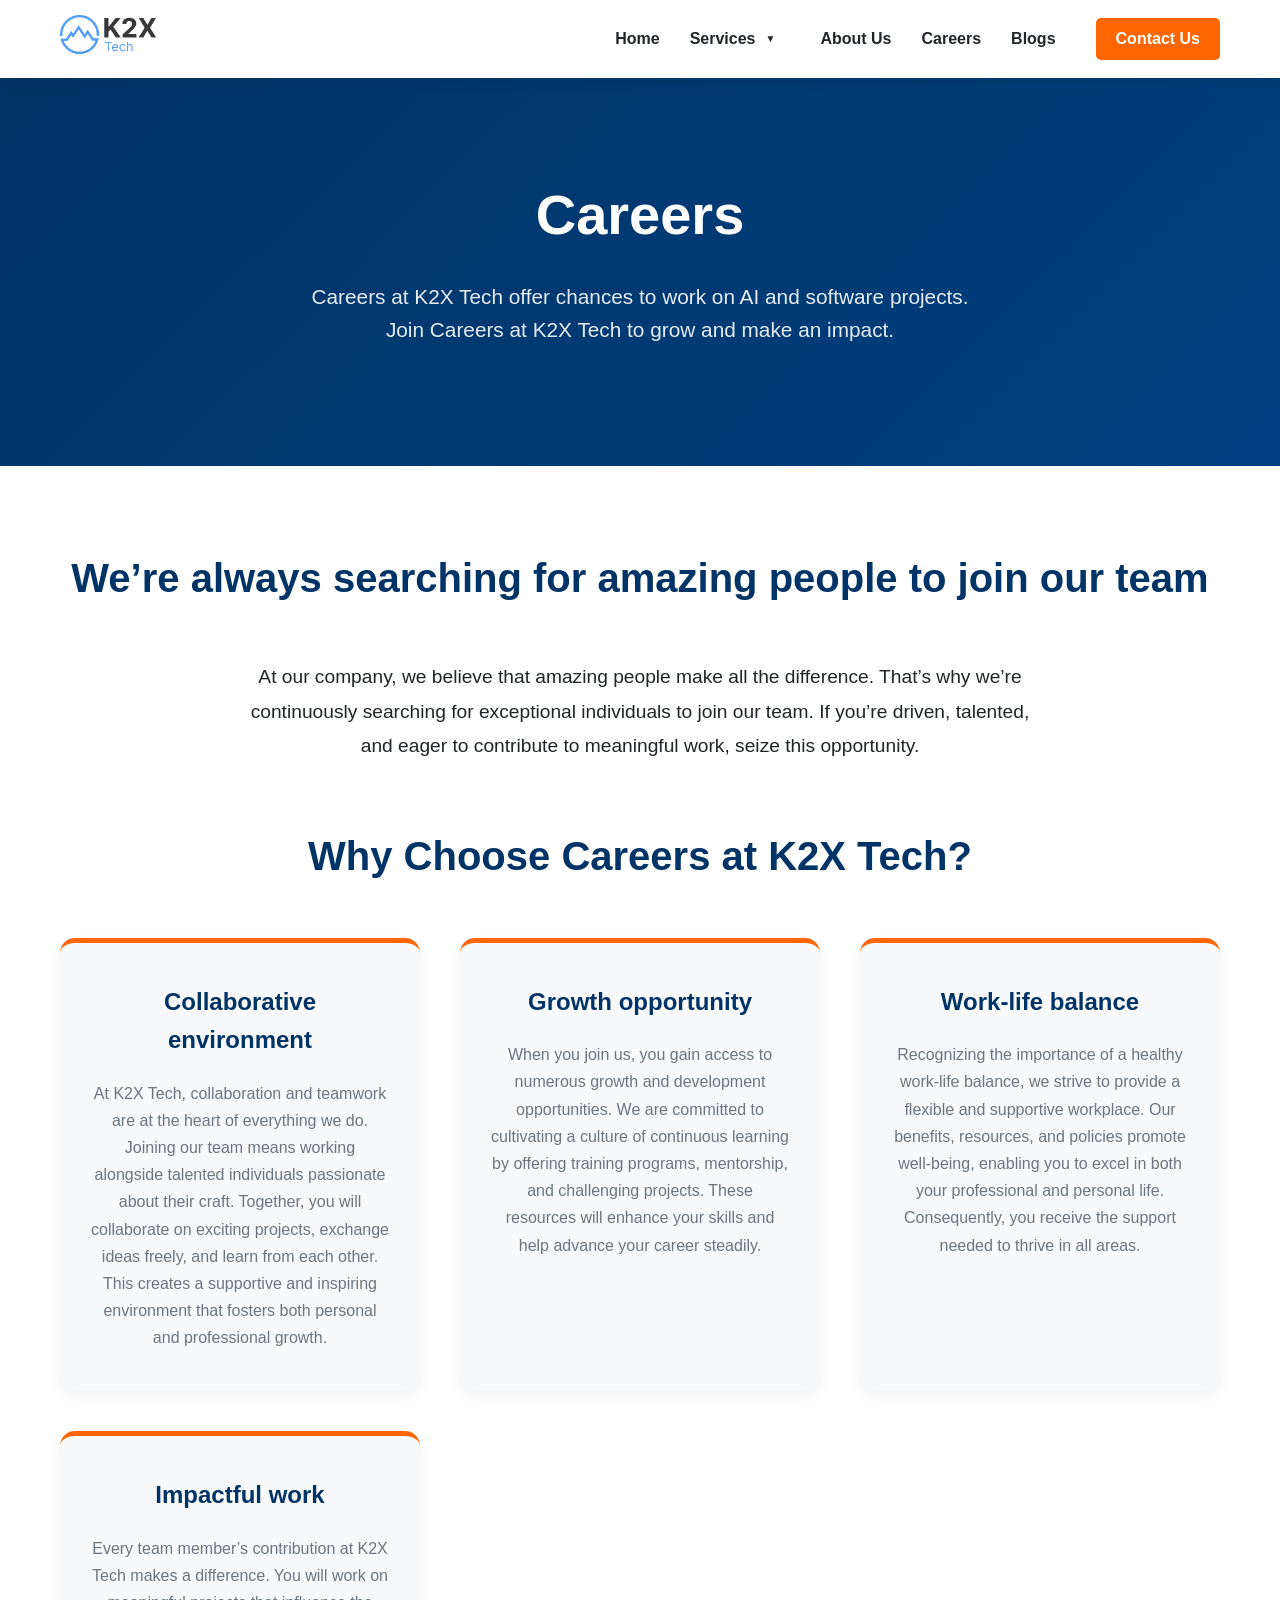
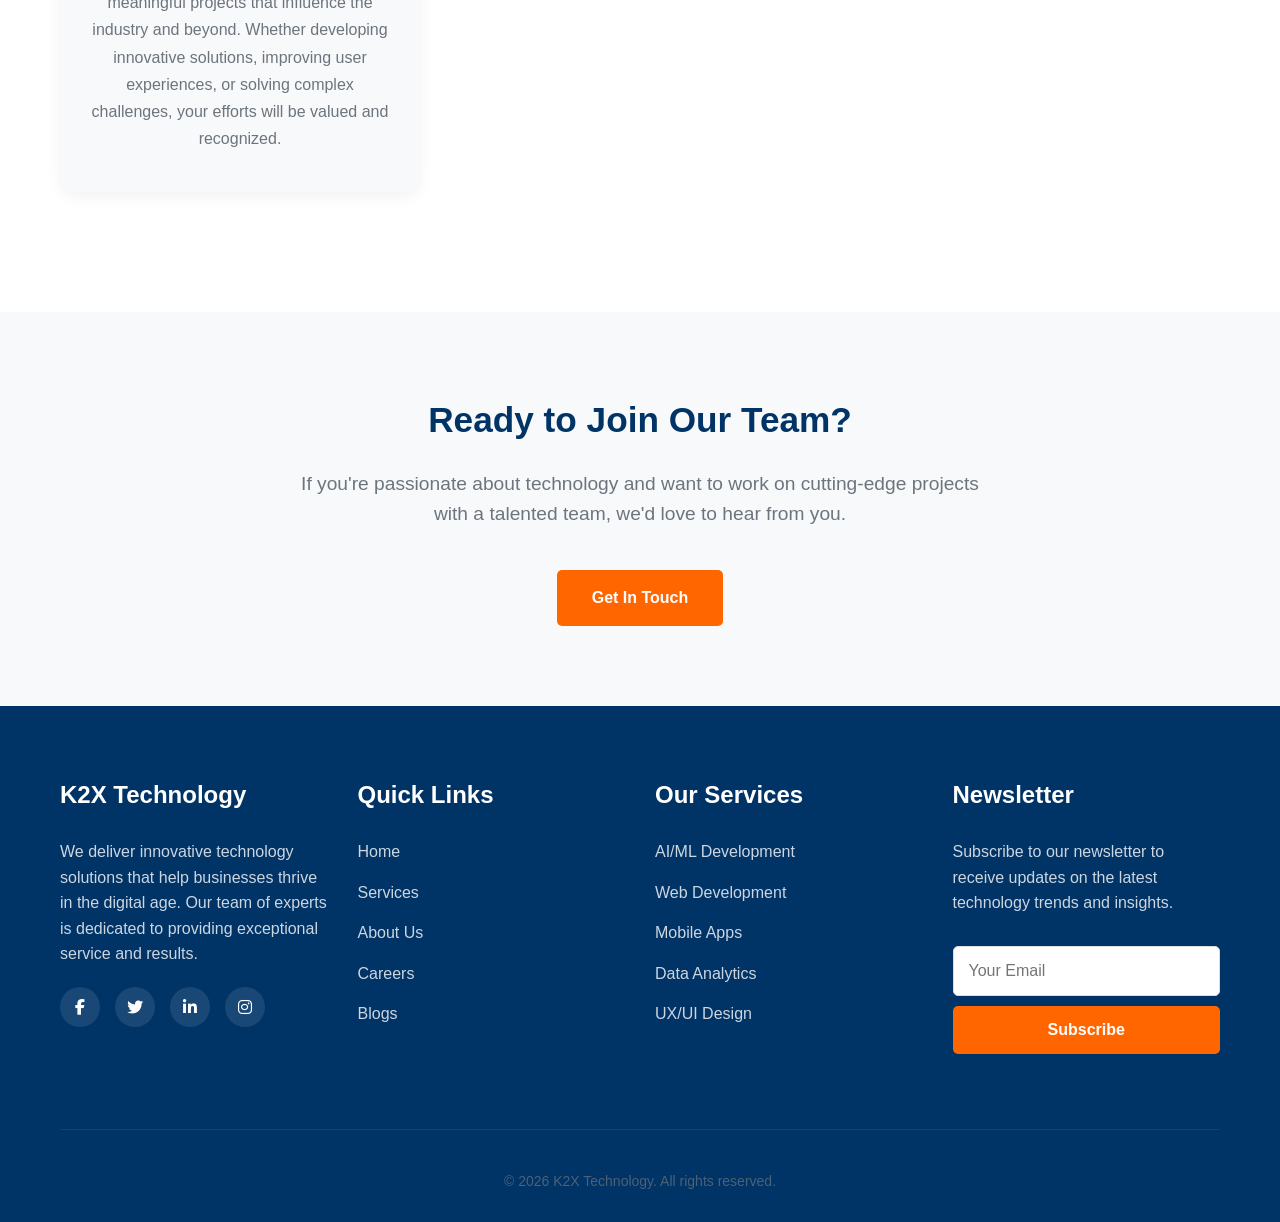
<file: careers.html>
<!DOCTYPE html>
<html lang="en">
<head>
    <meta charset="UTF-8">
    <meta name="viewport" content="width=device-width, initial-scale=1.0">
    <title>Careers at K2X Tech | Join Our Innovative Team</title>
    <link rel="stylesheet" href="https://cdnjs.cloudflare.com/ajax/libs/font-awesome/6.4.0/css/all.min.css">
    <link rel="stylesheet" href="style.css">
    <style>
        /* Careers Page Specific Styles */
        .careers-hero {
            background: linear-gradient(135deg, var(--primary) 0%, #004080 100%);
            color: white;
            padding: 100px 0 80px;
            margin-top: 70px; /* Offset for fixed header */
            text-align: center;
        }
        
        .careers-hero h1 {
            font-size: 3.5rem;
            margin-bottom: 20px;
            font-weight: 800;
        }
        
        .careers-hero p {
            font-size: 1.3rem;
            max-width: 700px;
            margin: 0 auto 40px;
            opacity: 0.9;
        }
        
        .careers-content {
            padding: 80px 0;
            background-color: white;
        }
        
        .section-title {
            text-align: center;
            margin-bottom: 50px;
        }
        
        .section-title h2 {
            font-size: 2.5rem;
            color: var(--primary);
            margin-bottom: 15px;
        }
        
        .intro-text {
            font-size: 1.2rem;
            line-height: 1.8;
            color: var(--dark);
            max-width: 800px;
            margin: 0 auto 60px;
            text-align: center;
        }
        
        .benefits-grid {
            display: grid;
            grid-template-columns: repeat(auto-fit, minmax(300px, 1fr));
            gap: 40px;
            margin-top: 50px;
        }
        
        .benefit-card {
            background: var(--light);
            border-radius: 15px;
            padding: 40px 30px;
            box-shadow: 0 5px 15px rgba(0, 0, 0, 0.05);
            transition: all 0.3s ease;
            text-align: center;
            border-top: 5px solid var(--accent);
        }
        
        .benefit-card:hover {
            transform: translateY(-10px);
            box-shadow: 0 15px 30px rgba(0, 0, 0, 0.1);
        }
        
        .benefit-card h4 {
            font-size: 1.5rem;
            color: var(--primary);
            margin-bottom: 20px;
            font-weight: 600;
        }
        
        .benefit-card p {
            color: var(--gray);
            line-height: 1.7;
        }
        
        .cta-section {
            background-color: var(--light);
            padding: 80px 0;
            text-align: center;
            margin-top: 40px;
        }
        
        .cta-section h3 {
            font-size: 2.2rem;
            color: var(--primary);
            margin-bottom: 20px;
        }
        
        .cta-section p {
            font-size: 1.2rem;
            color: var(--gray);
            max-width: 700px;
            margin: 0 auto 40px;
        }
        
        /* Responsive Design */
        @media (max-width: 992px) {
            .careers-hero h1 {
                font-size: 2.8rem;
            }
            
            .benefits-grid {
                grid-template-columns: repeat(auto-fit, minmax(280px, 1fr));
                gap: 30px;
            }
        }
        
        @media (max-width: 768px) {
            .careers-hero {
                padding: 80px 0 60px;
            }
            
            .careers-hero h1 {
                font-size: 2.3rem;
            }
            
            .section-title h2 {
                font-size: 2rem;
            }
            
            .benefit-card {
                padding: 30px 25px;
            }
        }
        
        @media (max-width: 576px) {
            .careers-hero h1 {
                font-size: 2rem;
            }
            
            .benefits-grid {
                grid-template-columns: 1fr;
            }
        }
    </style>
</head>
<body>
    <!-- Header & Navigation (Same as your main site) -->
    <header>
        <div class="container header-container">
            <!-- Logo -->
            <a href="index.html" class="logo">
                <img src="images/K2X-logo.png" alt="K2X Tech" class="logo-img">
            </a>
            
            <!-- Desktop Navigation -->
            <nav class="desktop-nav">
                <ul>
                    <li><a href="index.html">Home</a></li>
                    <li class="has-dropdown">
                        <a href="index.html#services">Services <span class="dropdown-arrow">▼</span></a>
                        <ul class="dropdown-menu">
                            <li><a href="index.html#ai-ml">AI/ML</a></li>
                            <li><a href="index.html#web-development">Web Development</a></li>
                            <li><a href="index.html#mobile-app">Mobile App Development</a></li>
                            <li><a href="index.html#ux-ui">UX/UI Design</a></li>
                            <li><a href="index.html#data-engineering">Data Engineering</a></li>
                            <li><a href="index.html#data-analytics">Data Analytics</a></li>
                        </ul>
                    </li>
                    <li><a href="index.html#about">About Us</a></li>
                    <li><a href="careers.html" class="active">Careers</a></li>
                    <li><a href="blog.html">Blogs</a></li>
                    <li><a href="index.html#contact" class="contact-btn">Contact Us</a></li>
                </ul>
            </nav>
            
            <!-- Mobile Menu Toggle -->
            <button class="mobile-menu-toggle" id="mobileMenuToggle" aria-label="Toggle menu">
                <div class="hamburger" id="hamburger">
                    <span class="hamburger-line"></span>
                    <span class="hamburger-line"></span>
                    <span class="hamburger-line"></span>
                </div>
            </button>
        </div>
        
        <!-- Mobile Menu Overlay -->
        <div class="mobile-menu-overlay" id="mobileMenuOverlay">
            <div class="mobile-menu-container">
                <div class="mobile-menu-header">
                    <div class="mobile-logo">
                        <img src="images/K2X-logo.png" alt="K2X Tech">
                    </div>
                </div>
                <nav class="mobile-nav">
                    <ul>
                        <li><a href="index.html">Home</a></li>
                        <li class="mobile-menu-item has-submenu">
                            <a href="index.html#services" class="submenu-toggle">
                                Services <span class="submenu-arrow">+</span>
                            </a>
                            <ul class="submenu">
                                <li><a href="index.html#ai-ml">AI/ML</a></li>
                                <li><a href="index.html#web-development">Web Development</a></li>
                                <li><a href="index.html#mobile-app">Mobile App Development</a></li>
                                <li><a href="index.html#ux-ui">UX/UI Design</a></li>
                                <li><a href="index.html#data-engineering">Data Engineering</a></li>
                                <li><a href="index.html#data-analytics">Data Analytics</a></li>
                            </ul>
                        </li>
                        <li><a href="index.html#about">About Us</a></li>
                        <li><a href="careers.html" class="active">Careers</a></li>
                        <li><a href="blog.html">Blogs</a></li>
                        <li><a href="index.html#contact" class="mobile-contact-btn">Contact Us</a></li>
                    </ul>
                </nav>
            </div>
        </div>
    </header>

    <!-- Careers Hero Section -->
    <section class="careers-hero">
        <div class="container">
            <h1>Careers</h1>
            <p>Careers at K2X Tech offer chances to work on AI and software projects. Join Careers at K2X Tech to grow and make an impact.</p>
        </div>
    </section>

    <!-- Main Careers Content -->
    <section class="careers-content">
        <div class="container">
            <!-- Intro Section -->
            <div class="section-title">
                <h2>We’re always searching for amazing people to join our team</h2>
            </div>
            <p class="intro-text">
                At our company, we believe that amazing people make all the difference. That’s why we’re continuously searching for exceptional individuals to join our team. If you’re driven, talented, and eager to contribute to meaningful work, seize this opportunity.
            </p>
            
            <!-- Why Choose K2X Tech -->
            <div class="section-title">
                <h2>Why Choose Careers at K2X Tech?</h2>
            </div>
            
            <div class="benefits-grid">
                <!-- Benefit 1 -->
                <div class="benefit-card">
                    <h4>Collaborative environment</h4>
                    <p>At K2X Tech, collaboration and teamwork are at the heart of everything we do. Joining our team means working alongside talented individuals passionate about their craft. Together, you will collaborate on exciting projects, exchange ideas freely, and learn from each other. This creates a supportive and inspiring environment that fosters both personal and professional growth.</p>
                </div>
                
                <!-- Benefit 2 -->
                <div class="benefit-card">
                    <h4>Growth opportunity</h4>
                    <p>When you join us, you gain access to numerous growth and development opportunities. We are committed to cultivating a culture of continuous learning by offering training programs, mentorship, and challenging projects. These resources will enhance your skills and help advance your career steadily.</p>
                </div>
                
                <!-- Benefit 3 -->
                <div class="benefit-card">
                    <h4>Work-life balance</h4>
                    <p>Recognizing the importance of a healthy work-life balance, we strive to provide a flexible and supportive workplace. Our benefits, resources, and policies promote well-being, enabling you to excel in both your professional and personal life. Consequently, you receive the support needed to thrive in all areas.</p>
                </div>
                
                <!-- Benefit 4 -->
                <div class="benefit-card">
                    <h4>Impactful work</h4>
                    <p>Every team member’s contribution at K2X Tech makes a difference. You will work on meaningful projects that influence the industry and beyond. Whether developing innovative solutions, improving user experiences, or solving complex challenges, your efforts will be valued and recognized.</p>
                </div>
            </div>
        </div>
    </section>

    <!-- Call to Action Section -->
    <section class="cta-section">
        <div class="container">
            <h3>Ready to Join Our Team?</h3>
            <p>If you're passionate about technology and want to work on cutting-edge projects with a talented team, we'd love to hear from you.</p>
            <a href="index.html#contact" class="btn">Get In Touch</a>
        </div>
    </section>

    <!-- Footer -->
    <footer>
        <div class="container">
            <div class="footer-content">
                <div class="footer-col">
                    <h3>K2X Technology</h3>
                    <p>We deliver innovative technology solutions that help businesses thrive in the digital age. Our team of experts is dedicated to providing exceptional service and results.</p>
                    <div class="social-links">
                        <a href="#"><i class="fab fa-facebook-f"></i></a>
                        <a href="#"><i class="fab fa-twitter"></i></a>
                        <a href="#"><i class="fab fa-linkedin-in"></i></a>
                        <a href="#"><i class="fab fa-instagram"></i></a>
                    </div>
                </div>
                <div class="footer-col">
                    <h3>Quick Links</h3>
                    <ul class="footer-links">
                        <li><a href="index.html">Home</a></li>
                        <li><a href="index.html#services">Services</a></li>
                        <li><a href="index.html#about">About Us</a></li>
                        <li><a href="careers.html">Careers</a></li>
                        <li><a href="blog.html">Blogs</a></li>
                    </ul>
                </div>
                <div class="footer-col">
                    <h3>Our Services</h3>
                    <ul class="footer-links">
                        <li><a href="index.html#services">AI/ML Development</a></li>
                        <li><a href="index.html#services">Web Development</a></li>
                        <li><a href="index.html#services">Mobile Apps</a></li>
                        <li><a href="index.html#services">Data Analytics</a></li>
                        <li><a href="index.html#services">UX/UI Design</a></li>
                    </ul>
                </div>
                <div class="footer-col">
                    <h3>Newsletter</h3>
                    <p>Subscribe to our newsletter to receive updates on the latest technology trends and insights.</p>
                    <div class="form-group">
                        <input type="email" placeholder="Your Email" class="newsletter-input">
                        <button class="btn newsletter-btn">Subscribe</button>
                    </div>
                </div>
            </div>
            <div class="copyright">
                <p class="mobile-copyright">© 2026 K2X Technology. All rights reserved.</p>
            </div>
        </div>
    </footer>

    <script src="script.js"></script>
</body>
</html>
</file>
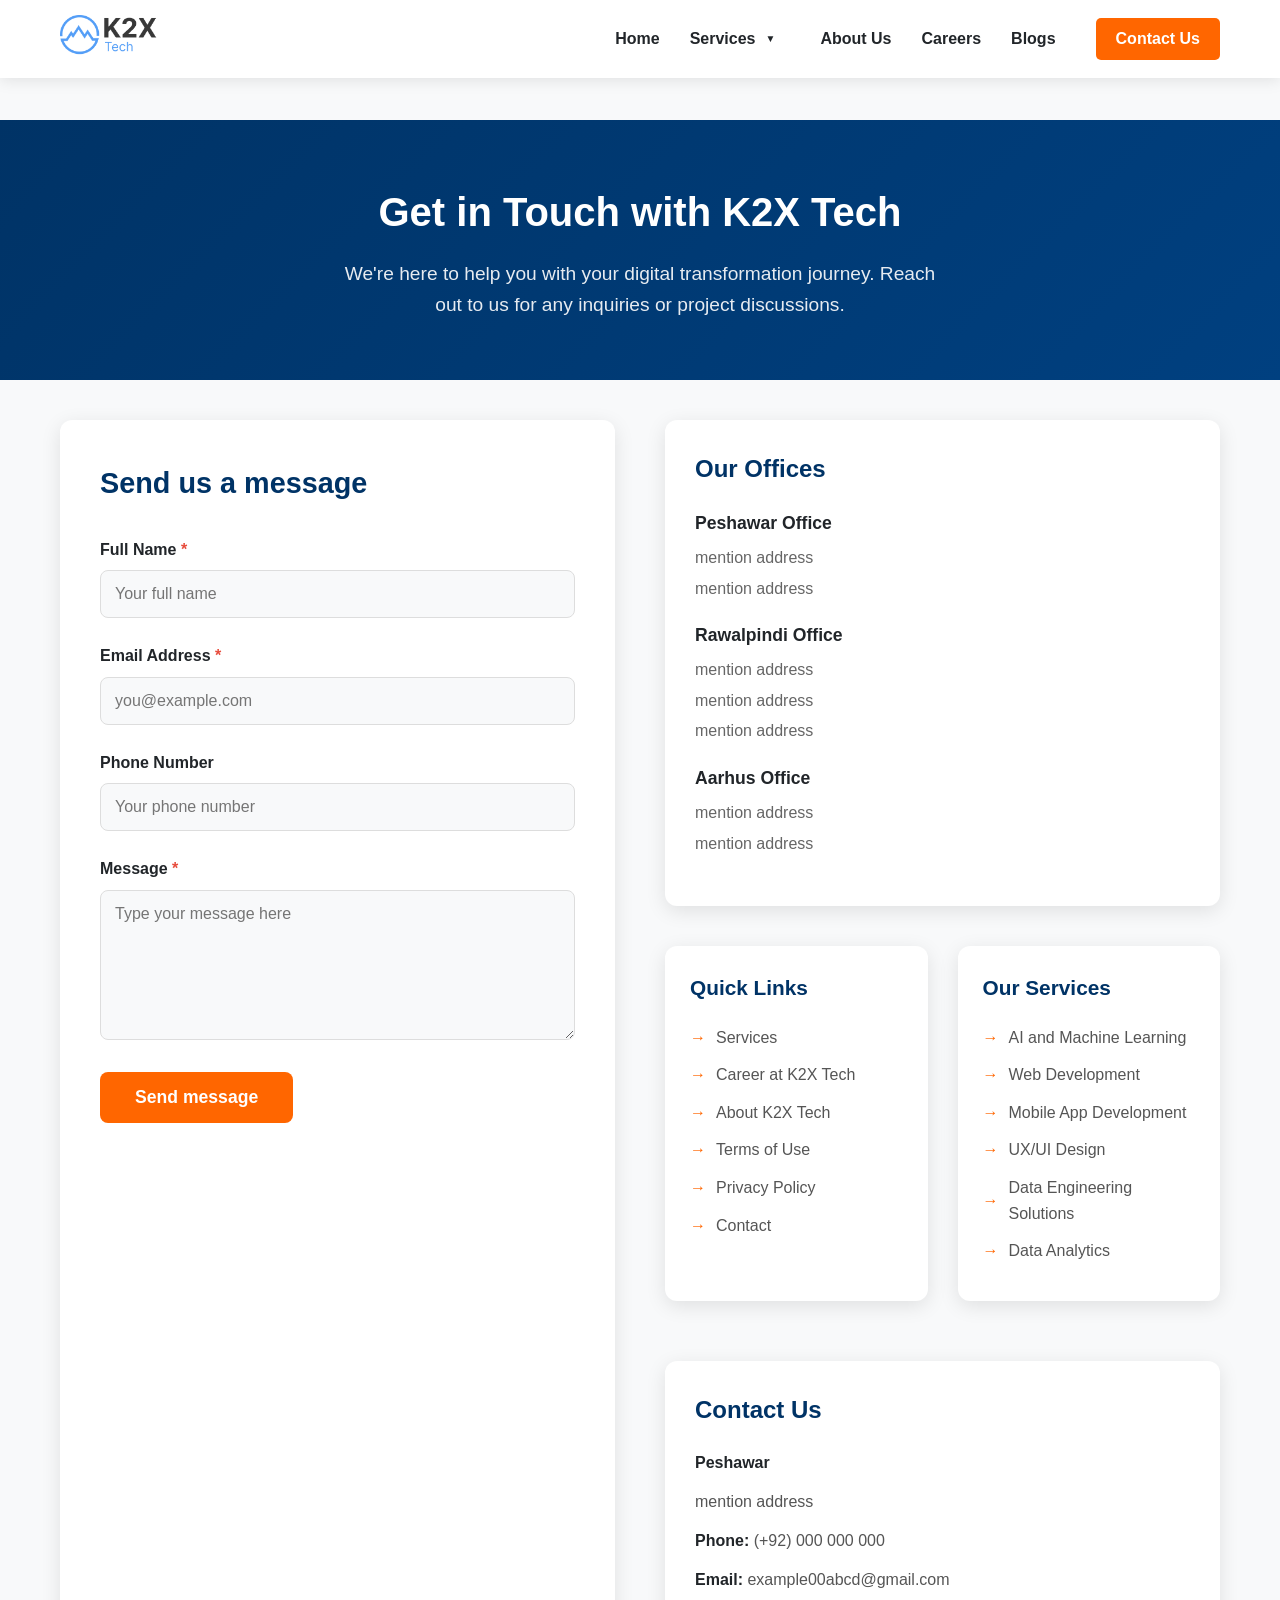
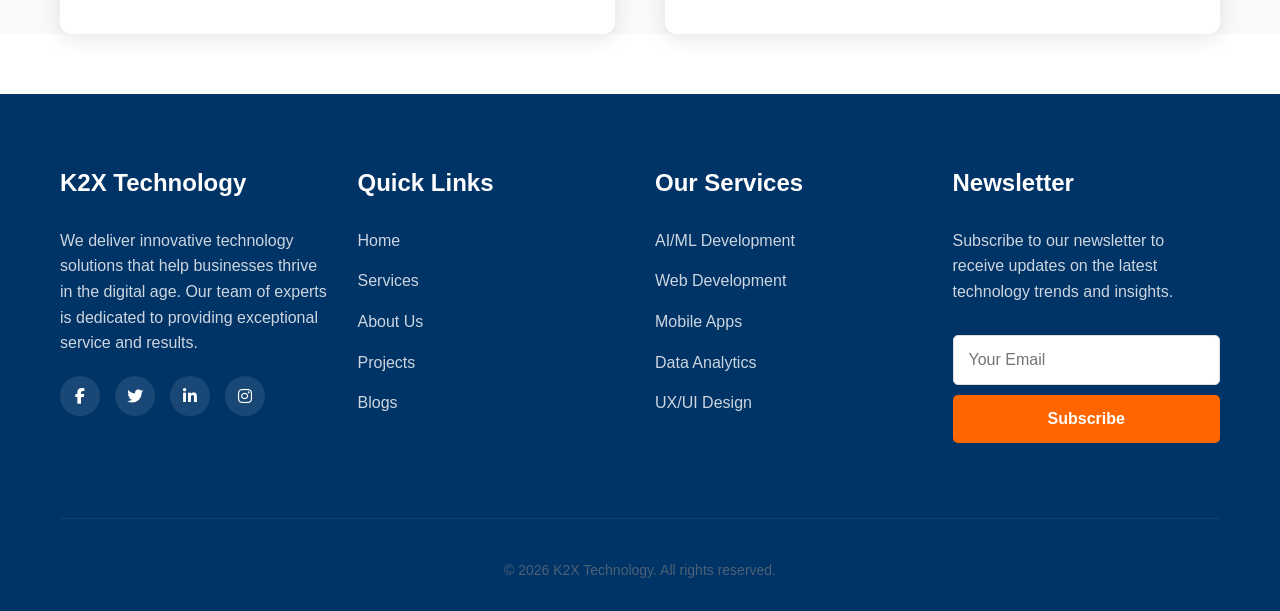
<file: contact.html>
<!DOCTYPE html>
<html lang="en">

<head>
    <meta charset="UTF-8">
    <meta name="viewport" content="width=device-width, initial-scale=1.0">
    <title>Contact Us - K2X TECH</title>
    <link rel="stylesheet" href="https://cdnjs.cloudflare.com/ajax/libs/font-awesome/6.4.0/css/all.min.css">
    <link rel="stylesheet" href="style.css">
    <style>
        /* Contact Page Specific Styles */
        .contact-page {
            padding-top: 120px;
            min-height: 100vh;
            background-color: #f8f9fa;
        }

        .contact-header {
            background: linear-gradient(135deg, var(--primary) 0%, #004080 100%);
            color: white;
            padding: 60px 0;
            text-align: center;
            margin-bottom: 40px;
        }

        .contact-title {
            font-size: 2.5rem;
            margin-bottom: 15px;
            font-weight: 700;
        }

        .contact-description {
            font-size: 1.2rem;
            opacity: 0.9;
            max-width: 600px;
            margin: 0 auto;
        }

        /* Contact Content Layout */
        .contact-content-wrapper {
            display: grid;
            grid-template-columns: 1fr 1fr;
            gap: 50px;
            margin-bottom: 60px;
        }

        /* Left Side - Contact Form */
        .contact-form-section {
            background: white;
            padding: 40px;
            border-radius: 12px;
            box-shadow: 0 5px 20px rgba(0, 0, 0, 0.1);
        }

        .form-title {
            font-size: 1.8rem;
            color: var(--primary);
            margin-bottom: 30px;
            font-weight: 600;
        }

        .contact-form .form-group {
            margin-bottom: 25px;
        }

        .contact-form label {
            display: block;
            margin-bottom: 8px;
            font-weight: 600;
            color: var(--dark);
        }

        .contact-form .required {
            color: #e74c3c;
        }

        .contact-form input,
        .contact-form textarea {
            width: 100%;
            padding: 14px;
            border: 1px solid #ddd;
            border-radius: 8px;
            font-size: 1rem;
            transition: all 0.3s ease;
            background: #f8f9fa;
        }

        .contact-form input:focus,
        .contact-form textarea:focus {
            outline: none;
            border-color: var(--primary);
            background: white;
            box-shadow: 0 0 0 3px rgba(0, 86, 179, 0.1);
        }

        .contact-form textarea {
            min-height: 150px;
            resize: vertical;
        }

        .contact-form .submit-btn {
            background: var(--accent);
            color: white;
            border: none;
            padding: 15px 35px;
            border-radius: 8px;
            font-size: 1.1rem;
            font-weight: 600;
            cursor: pointer;
            transition: all 0.3s ease;
            width: auto;
        }

        .contact-form .submit-btn:hover {
            background: #e67300;
            transform: translateY(-2px);
        }

        /* Right Side - Contact Info */
        .contact-info-section {
            display: flex;
            flex-direction: column;
            gap: 40px;
        }

        .office-location {
            background: white;
            padding: 30px;
            border-radius: 12px;
            box-shadow: 0 5px 20px rgba(0, 0, 0, 0.1);
        }

        .office-title {
            font-size: 1.5rem;
            color: var(--primary);
            margin-bottom: 20px;
            font-weight: 600;
        }

        .office-address {
            margin-bottom: 20px;
            line-height: 1.6;
            color: #555;
        }

        .office-address h4 {
            color: var(--dark);
            margin-bottom: 8px;
            font-size: 1.1rem;
        }

        .office-address p {
            color: #666;
            margin-bottom: 5px;
        }

        /* Quick Links & Services */
        .contact-links-grid {
            display: grid;
            grid-template-columns: 1fr 1fr;
            gap: 30px;
        }

        .links-section {
            background: white;
            padding: 25px;
            border-radius: 12px;
            box-shadow: 0 5px 20px rgba(0, 0, 0, 0.1);
        }

        .links-title {
            font-size: 1.3rem;
            color: var(--primary);
            margin-bottom: 20px;
            font-weight: 600;
        }

        .links-list {
            list-style: none;
            padding: 0;
        }

        .links-list li {
            margin-bottom: 12px;
        }

        .links-list a {
            color: #555;
            text-decoration: none;
            transition: all 0.3s ease;
            display: flex;
            align-items: center;
        }

        .links-list a:hover {
            color: var(--primary);
            transform: translateX(5px);
        }

        .links-list a:before {
            content: "→";
            margin-right: 10px;
            color: var(--accent);
            font-weight: bold;
        }

        /* Contact Us Card */
        .contact-card {
            background: white;
            padding: 30px;
            border-radius: 12px;
            box-shadow: 0 5px 20px rgba(0, 0, 0, 0.1);
            margin-top: 20px;
        }

        .contact-card h3 {
            color: var(--primary);
            margin-bottom: 20px;
            font-size: 1.5rem;
        }

        .contact-details {
            line-height: 1.8;
            color: #555;
        }

        .contact-details p {
            margin-bottom: 10px;
        }

        .contact-details strong {
            color: var(--dark);
        }

        /* Responsive */
        @media (max-width: 992px) {
            .contact-content-wrapper {
                grid-template-columns: 1fr;
                gap: 30px;
            }

            .contact-links-grid {
                grid-template-columns: 1fr;
                gap: 20px;
            }
        }

        @media (max-width: 768px) {
            .contact-header {
                padding: 40px 0;
            }

            .contact-title {
                font-size: 2rem;
            }

            .contact-form-section,
            .office-location,
            .links-section,
            .contact-card {
                padding: 25px;
            }
        }

        @media (max-width: 576px) {
            .contact-title {
                font-size: 1.8rem;
            }

            .contact-description {
                font-size: 1.1rem;
            }

            .form-title {
                font-size: 1.5rem;
            }
        }
    </style>
</head>

<body>
    <!-- Header & Navigation -->
    <header>
        <div class="container header-container">
            <!-- Logo -->
            <a href="index.html" class="logo">
                <img src="images/K2X-logo.png" alt="K2X Tech" class="logo-img">
            </a>

            <!-- Desktop Navigation -->
            <nav class="desktop-nav">
                <ul>
                    <li><a href="index.html">Home</a></li>
                    <li class="has-dropdown">
                        <a href="index.html#services">Services <span class="dropdown-arrow">▼</span></a>
                        <ul class="dropdown-menu">
                            <li><a href="submenu.html#ai-machine-learning">AI/ML</a></li>
                            <li><a href="submenu.html#web-development">Web Development</a></li>
                            <li><a href="submenu.html#mobile-app-development">Mobile App Development</a></li>
                            <li><a href="submenu.html#ux-ui-design">UX/UI Design</a></li>
                            <li><a href="submenu.html#data-engineering">Data Engineering</a></li>
                            <li><a href="submenu.html#data-analytics">Data Analytics</a></li>
                        </ul>
                    </li>
                    <li><a href="index.html#about">About Us</a></li>
                    <li><a href="careers.html">Careers</a></li>
                    <li><a href="blog.html">Blogs</a></li>
                    <li><a href="contact.html" class="contact-btn active">Contact Us</a></li>
                </ul>
            </nav>

            <!-- Mobile Menu Toggle -->
            <button class="mobile-menu-toggle" id="mobileMenuToggle" aria-label="Toggle menu">
                <div class="hamburger" id="hamburger">
                    <span class="hamburger-line"></span>
                    <span class="hamburger-line"></span>
                    <span class="hamburger-line"></span>
                </div>
            </button>
        </div>

        <!-- Mobile Menu Overlay -->
        <div class="mobile-menu-overlay" id="mobileMenuOverlay">
            <div class="mobile-menu-container">
                <div class="mobile-menu-header">
                    <div class="mobile-logo">
                        <img src="images/K2X-logo.png" alt="K2X Tech">
                    </div>
                </div>
                <nav class="mobile-nav">
                    <ul>
                        <li><a href="index.html">Home</a></li>
                        <li class="mobile-menu-item has-submenu">
                            <a href="index.html#services" class="submenu-toggle">
                                Services <span class="submenu-arrow">+</span>
                            </a>
                            <ul class="submenu">
                                <li><a href="submenu.html#ai-machine-learning">AI/ML</a></li>
                                <li><a href="submenu.html#web-development">Web Development</a></li>
                                <li><a href="submenu.html#mobile-app-development">Mobile App Development</a></li>
                                <li><a href="submenu.html#ux-ui-design">UX/UI Design</a></li>
                                <li><a href="submenu.html#data-engineering">Data Engineering</a></li>
                                <li><a href="submenu.html#data-analytics">Data Analytics</a></li>
                            </ul>
                        </li>
                        <li><a href="index.html#about">About Us</a></li>
                        <li><a href="careers.html">Careers</a></li>
                        <li><a href="blog.html">Blogs</a></li>
                        <li><a href="contact.html" class="mobile-contact-btn active">Contact Us</a></li>
                    </ul>
                </nav>
            </div>
        </div>
    </header>

    <!-- Contact Page Content -->
    <main class="contact-page">
        <!-- Contact Page Header -->
        <div class="contact-header">
            <div class="container">
                <h1 class="contact-title">Get in Touch with K2X Tech</h1>
                <p class="contact-description">We're here to help you with your digital transformation journey. Reach
                    out to us for any inquiries or project discussions.</p>
            </div>
        </div>

        <div class="container">
            <!-- Contact Content -->
            <div class="contact-content-wrapper">
                <!-- Left Side: Contact Form -->
                <div class="contact-form-section">
                    <h2 class="form-title">Send us a message</h2>
                    <form class="contact-form" id="contactForm">
                        <div class="form-group">
                            <label for="fullName">Full Name <span class="required">*</span></label>
                            <input type="text" id="fullName" name="fullName" placeholder="Your full name" required>
                        </div>

                        <div class="form-group">
                            <label for="email">Email Address <span class="required">*</span></label>
                            <input type="email" id="email" name="email" placeholder="you@example.com" required>
                        </div>

                        <div class="form-group">
                            <label for="phone">Phone Number</label>
                            <input type="tel" id="phone" name="phone" placeholder="Your phone number">
                        </div>

                        <div class="form-group">
                            <label for="message">Message <span class="required">*</span></label>
                            <textarea id="message" name="message" placeholder="Type your message here"
                                required></textarea>
                        </div>

                        <button type="submit" class="submit-btn">Send message</button>
                    </form>
                </div>

                <!-- Right Side: Contact Info -->
                <div class="contact-info-section">
                    <!-- Office Locations -->
                    <div class="office-location">
                        <h3 class="office-title">Our Offices</h3>

                        <div class="office-address">
                            <h4>Peshawar Office</h4>
                            <p>mention address</p>
                            <p>mention address</p>
                        </div>

                        <div class="office-address">
                            <h4>Rawalpindi Office</h4>
                            <p>mention address</p>
                            <p>mention address</p>
                            <p>mention address</p>
                        </div>

                        <div class="office-address">
                            <h4>Aarhus Office</h4>
                            <p>mention address</p>
                            <p>mention address</p>
                        </div>
                    </div>

                    <!-- Quick Links & Services -->
                    <div class="contact-links-grid">
                        <!-- Quick Links -->
                        <div class="links-section">
                            <h3 class="links-title">Quick Links</h3>
                            <ul class="links-list">
                                <li><a href="index.html#services">Services</a></li>
                                <li><a href="careers.html">Career at K2X Tech</a></li>
                                <li><a href="index.html#about">About K2X Tech</a></li>
                                <li><a href="#">Terms of Use</a></li>
                                <li><a href="#">Privacy Policy</a></li>
                                <li><a href="contact.html">Contact</a></li>
                            </ul>
                        </div>

                        <!-- Our Services -->
                        <div class="links-section">
                            <h3 class="links-title">Our Services</h3>
                            <ul class="links-list">
                                <li><a href="index.html#ai-ml">AI and Machine Learning</a></li>
                                <li><a href="index.html#web-development">Web Development</a></li>
                                <li><a href="index.html#mobile-app">Mobile App Development</a></li>
                                <li><a href="index.html#ux-ui">UX/UI Design</a></li>
                                <li><a href="index.html#data-engineering">Data Engineering Solutions</a></li>
                                <li><a href="index.html#data-analytics">Data Analytics</a></li>
                            </ul>
                        </div>
                    </div>

                    <!-- Contact Us Card -->
                    <div class="contact-card">
                        <h3>Contact Us</h3>
                        <div class="contact-details">
                            <p><strong>Peshawar </strong></p>
                            <p>mention address</p>
                            <p><strong>Phone:</strong> (+92) 000 000 000</p>
                            <p><strong>Email:</strong> example00abcd@gmail.com</p>
                        </div>
                    </div>
                </div>
            </div>
        </div>
    </main>

    <!-- Footer -->
    <footer>
        <div class="container">
            <div class="footer-content">
                <div class="footer-col">
                    <h3>K2X Technology</h3>
                    <p>We deliver innovative technology solutions that help businesses thrive in the digital age. Our
                        team of experts is dedicated to providing exceptional service and results.</p>
                    <div class="social-links">
                        <a href="#"><i class="fab fa-facebook-f"></i></a>
                        <a href="#"><i class="fab fa-twitter"></i></a>
                        <a href="#"><i class="fab fa-linkedin-in"></i></a>
                        <a href="#"><i class="fab fa-instagram"></i></a>
                    </div>
                </div>
                <div class="footer-col">
                    <h3>Quick Links</h3>
                    <ul class="footer-links">
                        <li><a href="index.html">Home</a></li>
                        <li><a href="index.html#services">Services</a></li>
                        <li><a href="index.html#about">About Us</a></li>
                        <li><a href="index.html#projects">Projects</a></li>
                        <li><a href="blog.html">Blogs</a></li>
                    </ul>
                </div>
                <div class="footer-col">
                    <h3>Our Services</h3>
                    <ul class="footer-links">
                        <li><a href="index.html#services">AI/ML Development</a></li>
                        <li><a href="index.html#services">Web Development</a></li>
                        <li><a href="index.html#services">Mobile Apps</a></li>
                        <li><a href="index.html#services">Data Analytics</a></li>
                        <li><a href="index.html#services">UX/UI Design</a></li>
                    </ul>
                </div>
                <div class="footer-col">
                    <h3>Newsletter</h3>
                    <p>Subscribe to our newsletter to receive updates on the latest technology trends and insights.</p>
                    <div class="form-group">
                        <input type="email" placeholder="Your Email" class="newsletter-input">
                        <button class="btn newsletter-btn">Subscribe</button>
                    </div>
                </div>
            </div>
            <div class="copyright">
                <p class="mobile-copyright">© 2026 K2X Technology. All rights reserved.</p>
            </div>
        </div>
    </footer>

    <script src="script.js"></script>
</body>

</html>
</file>
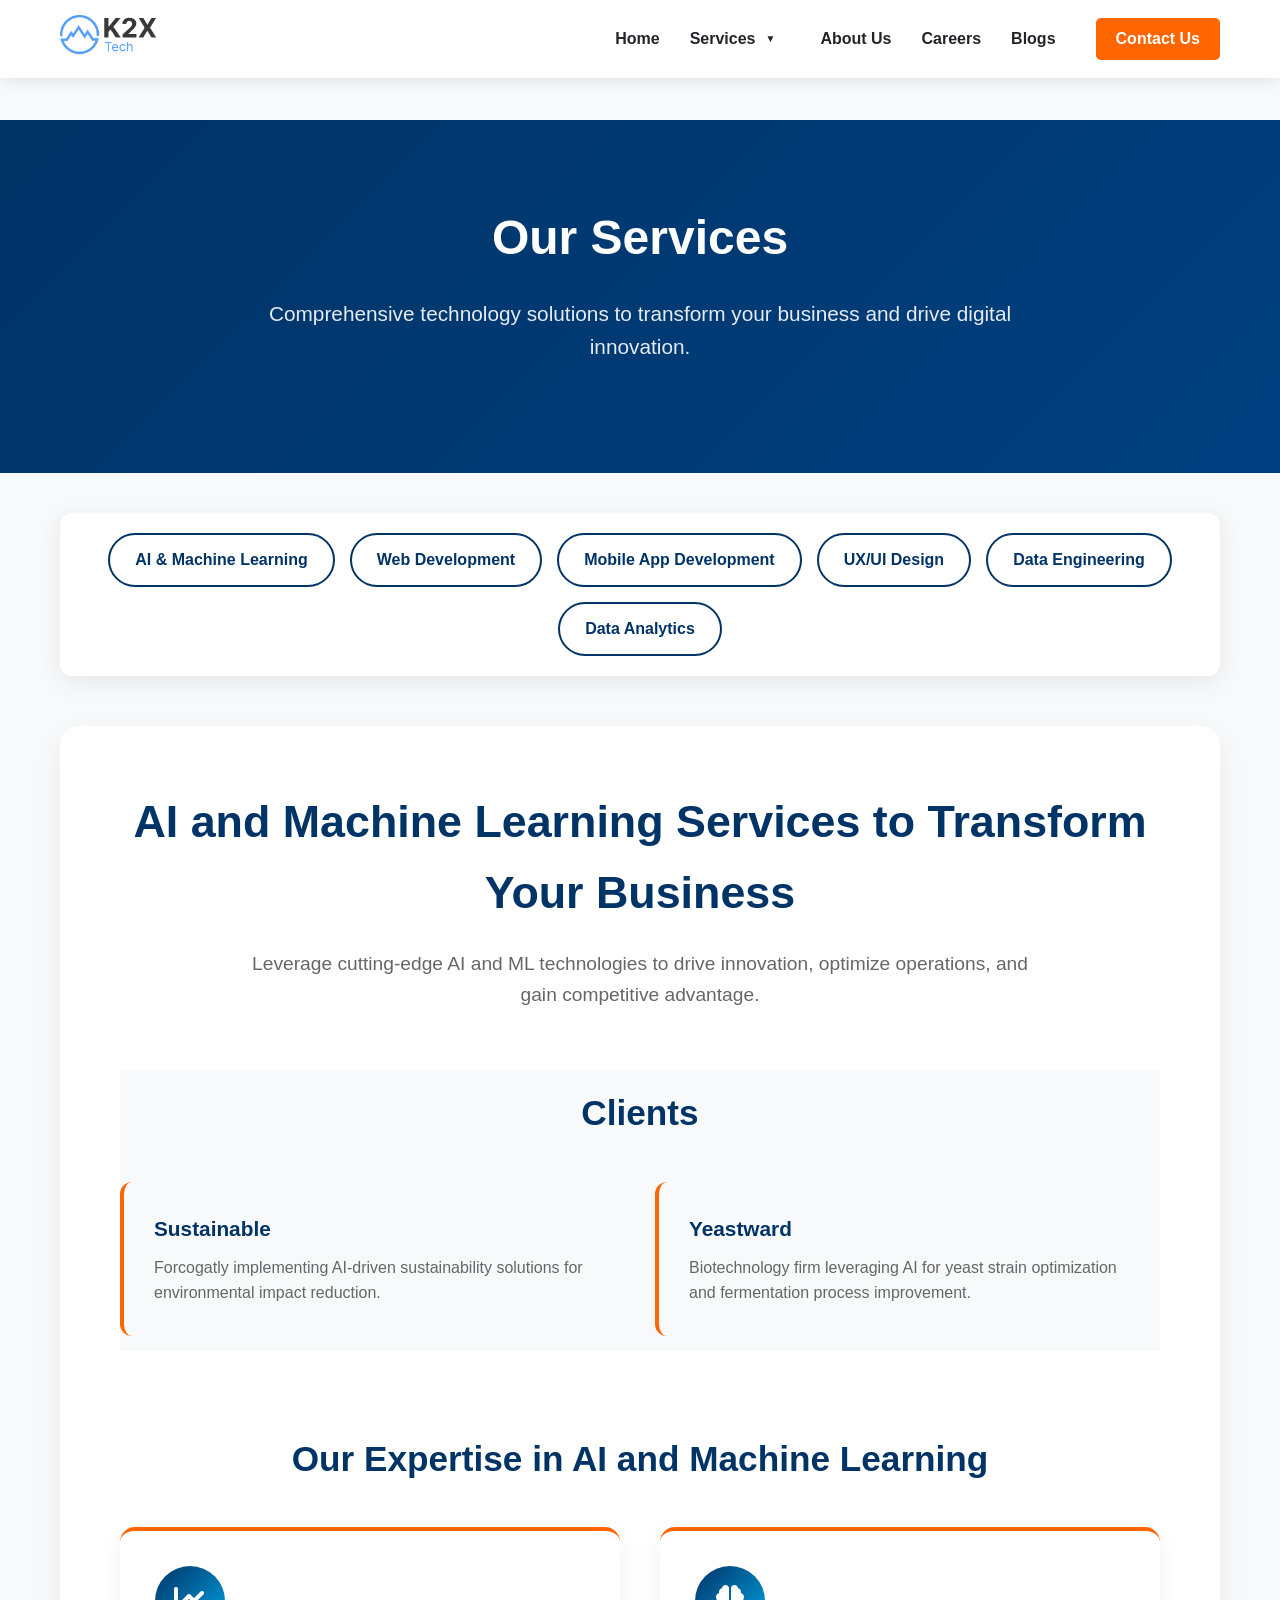
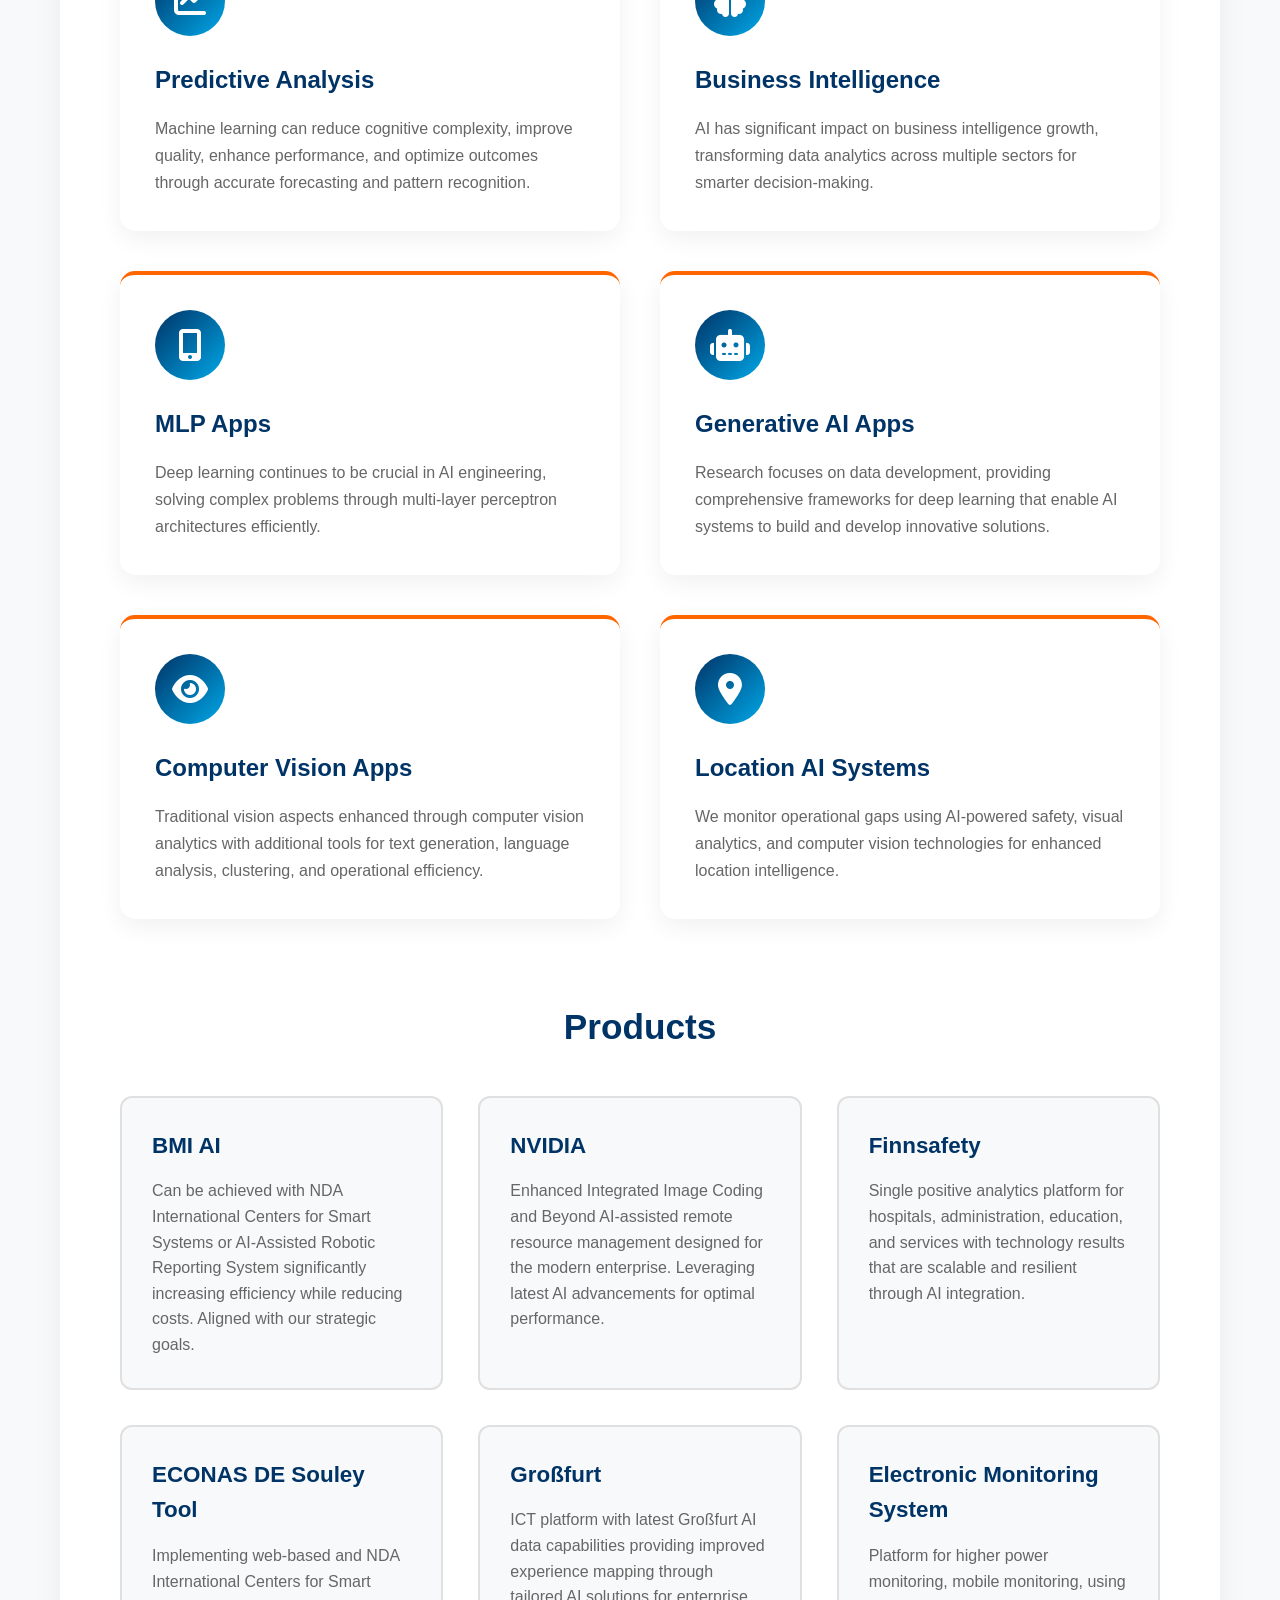
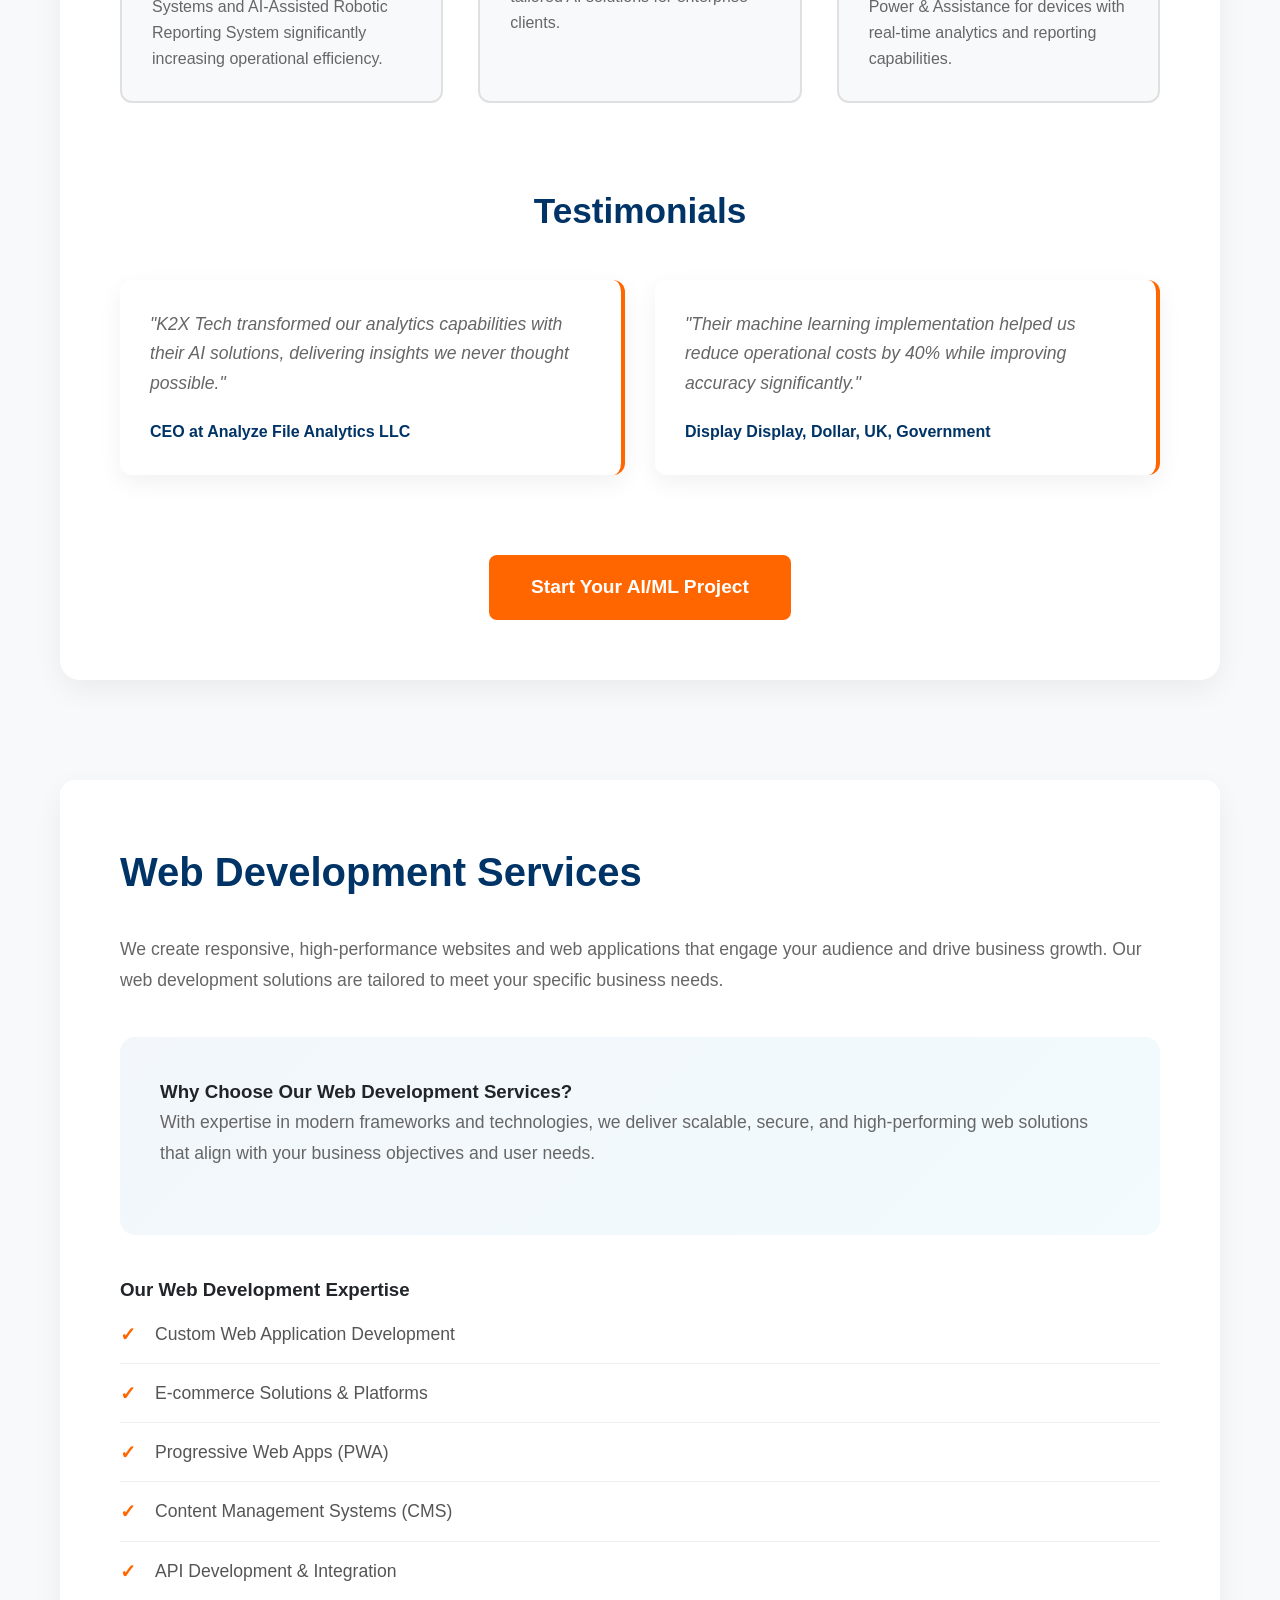
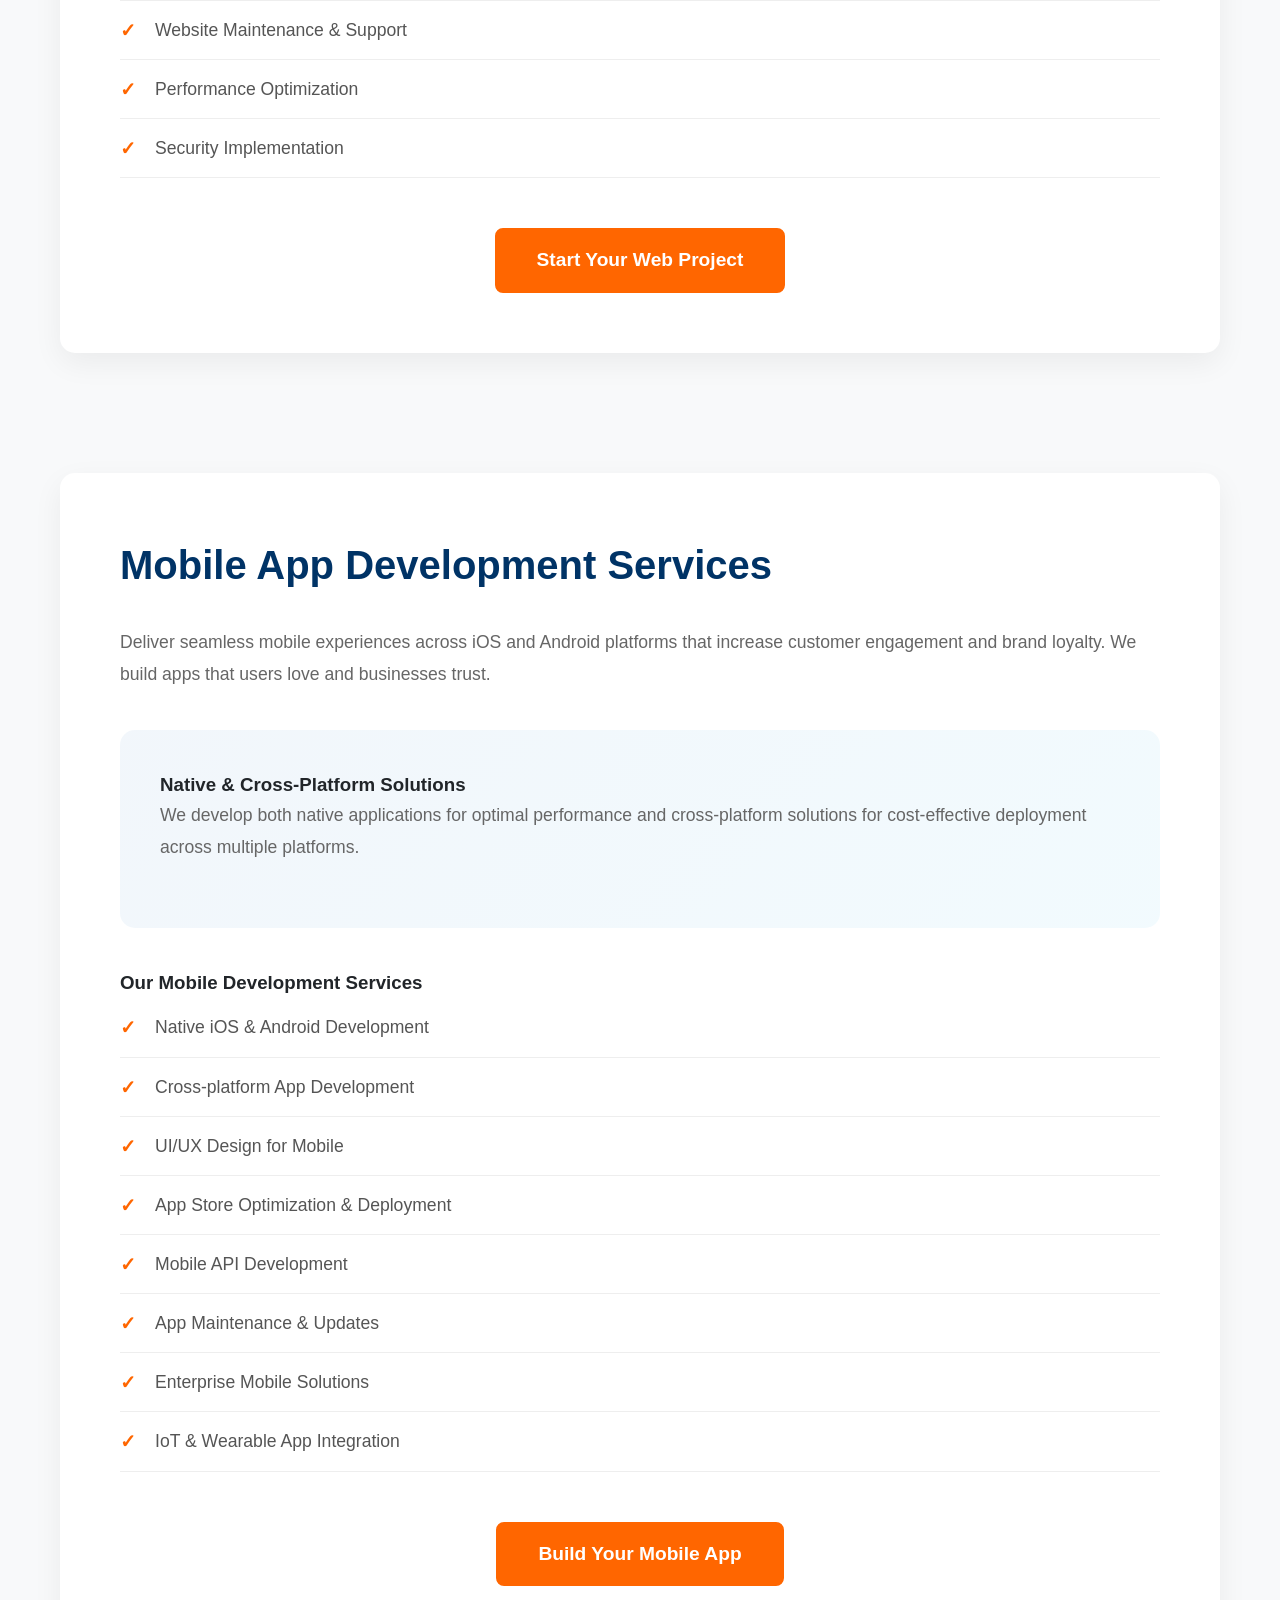
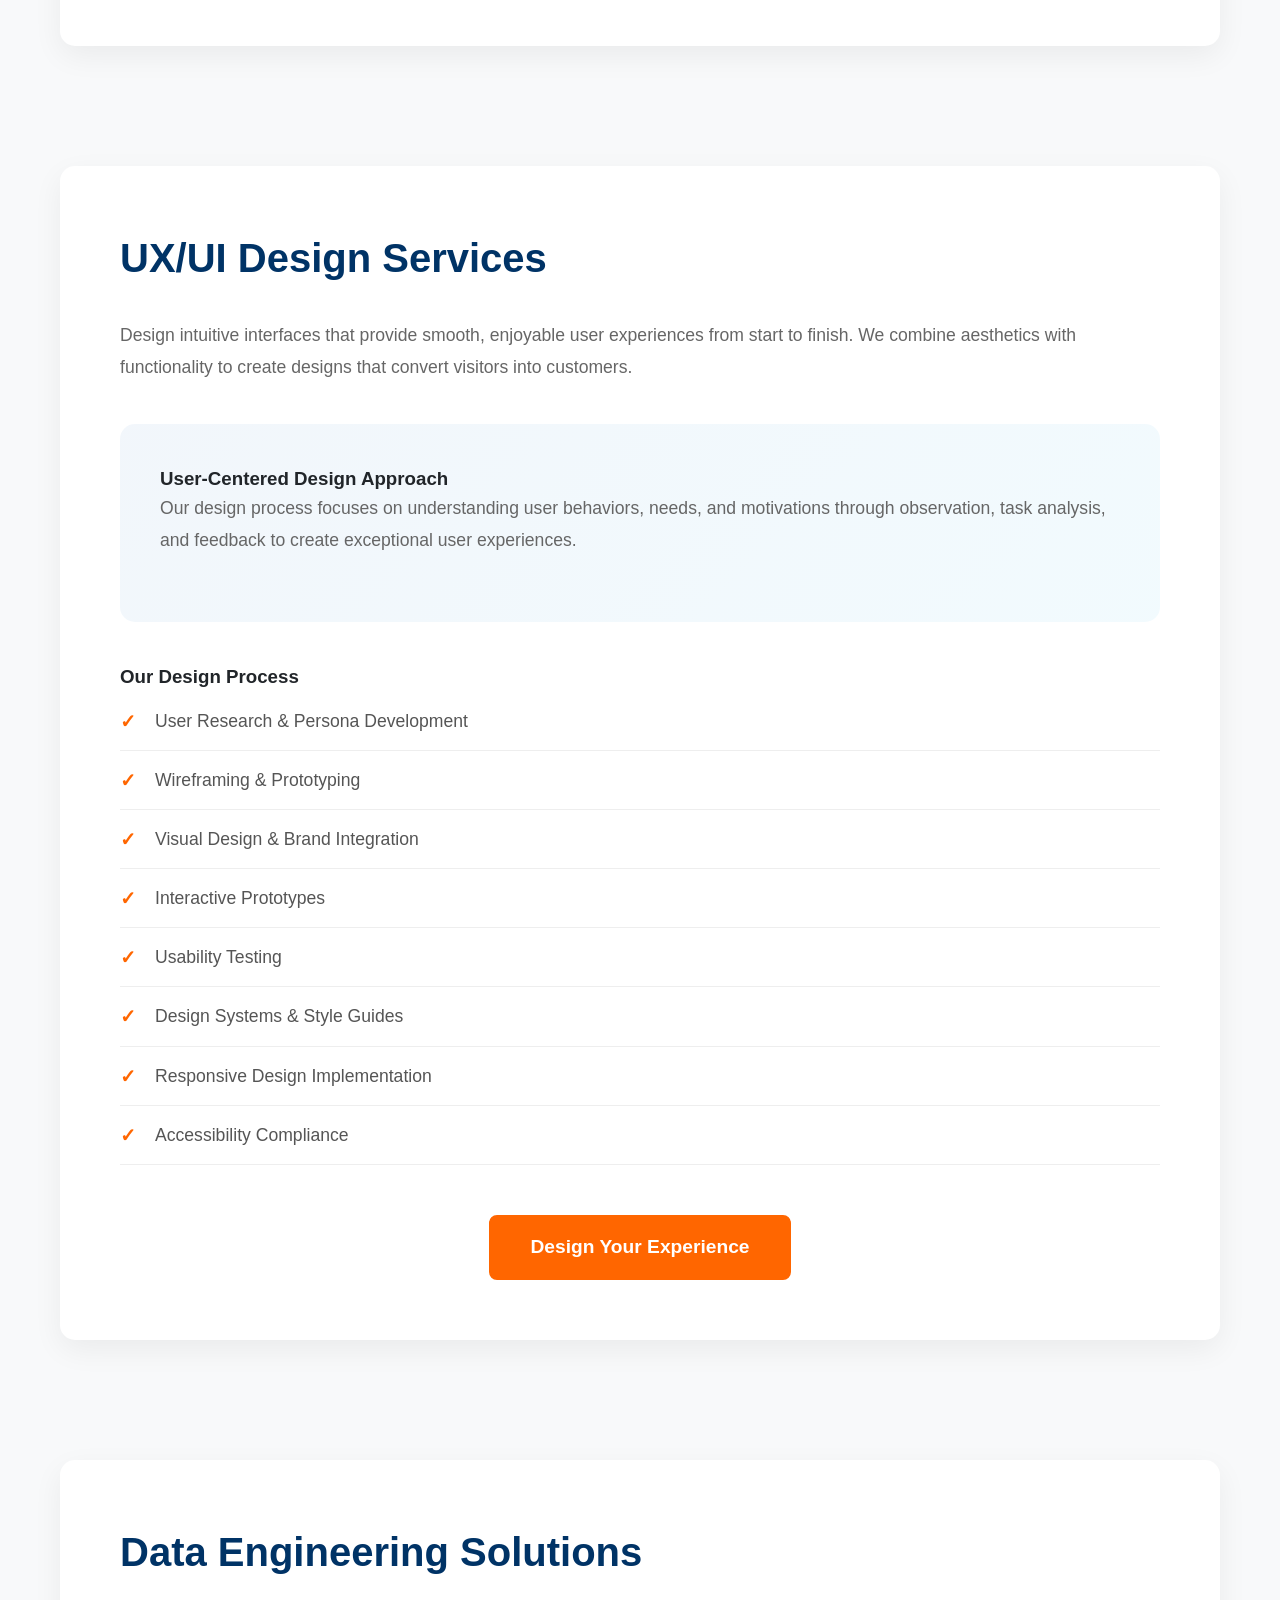
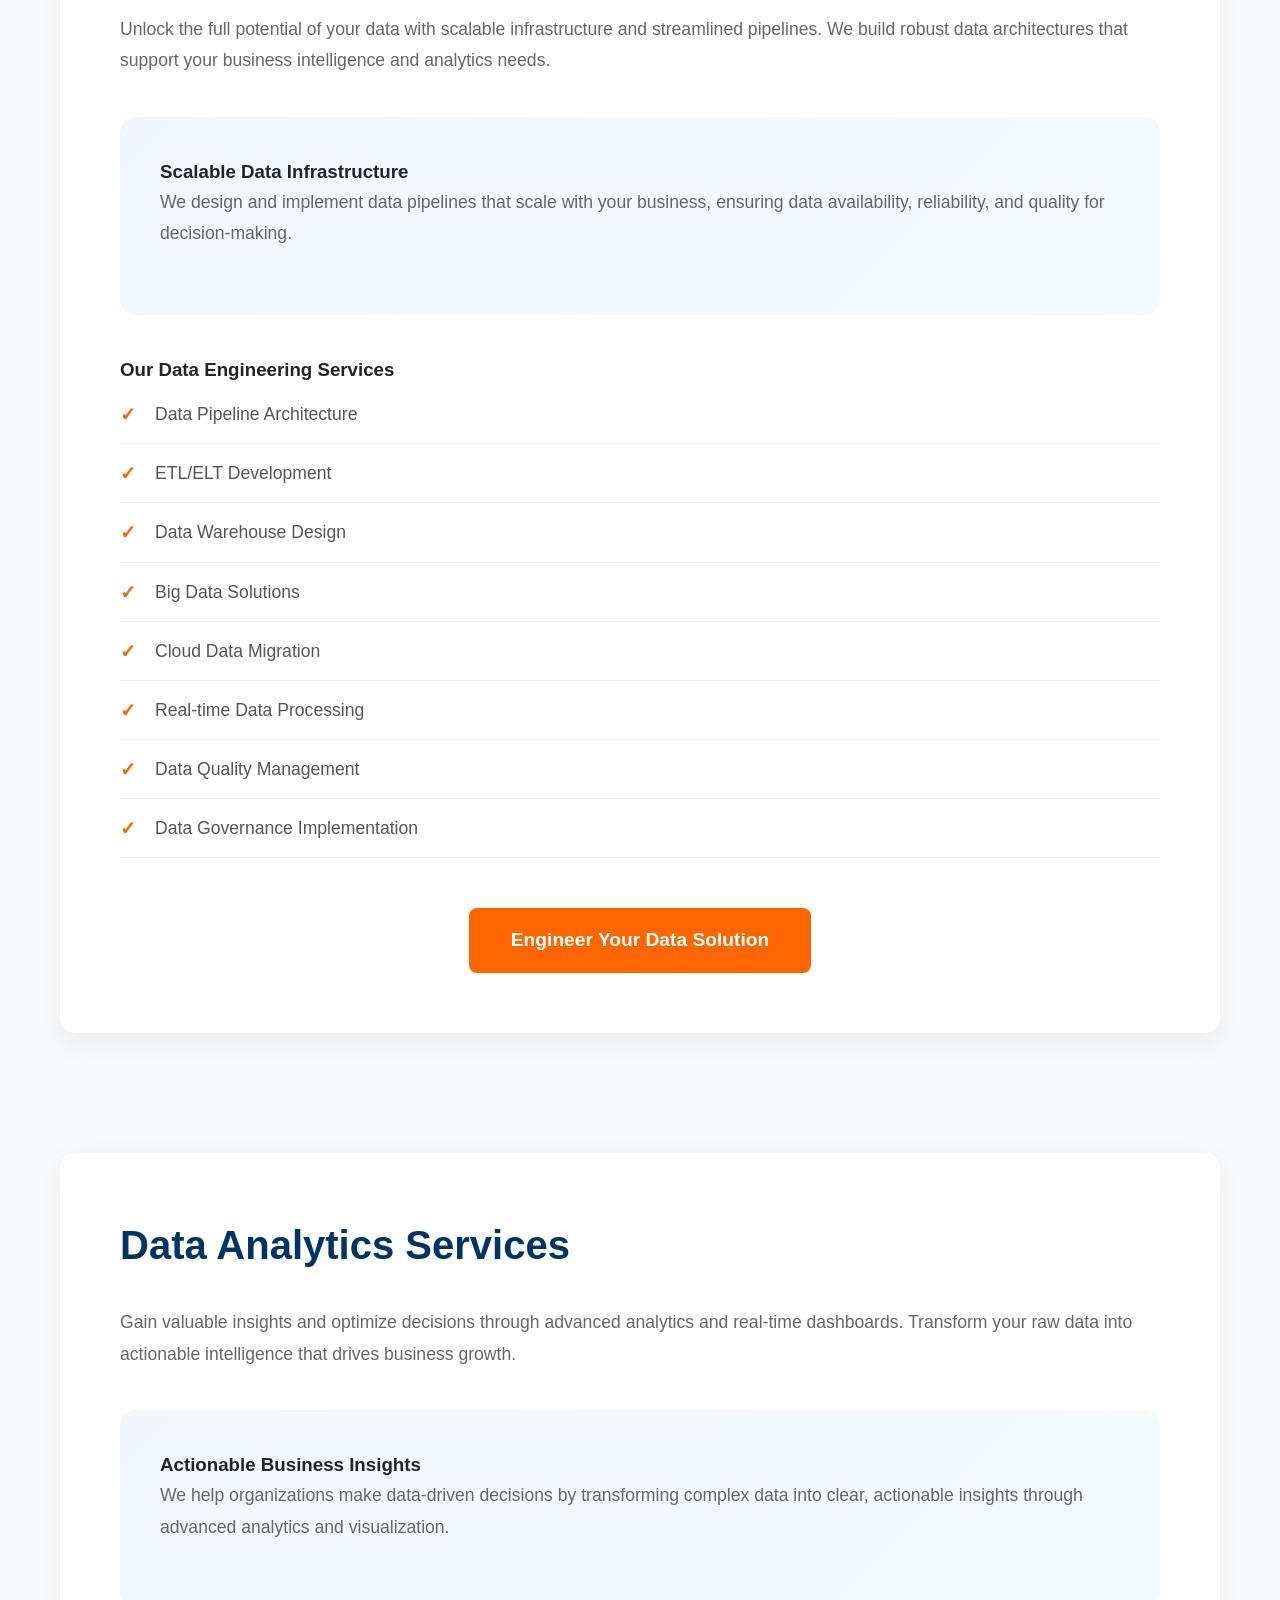
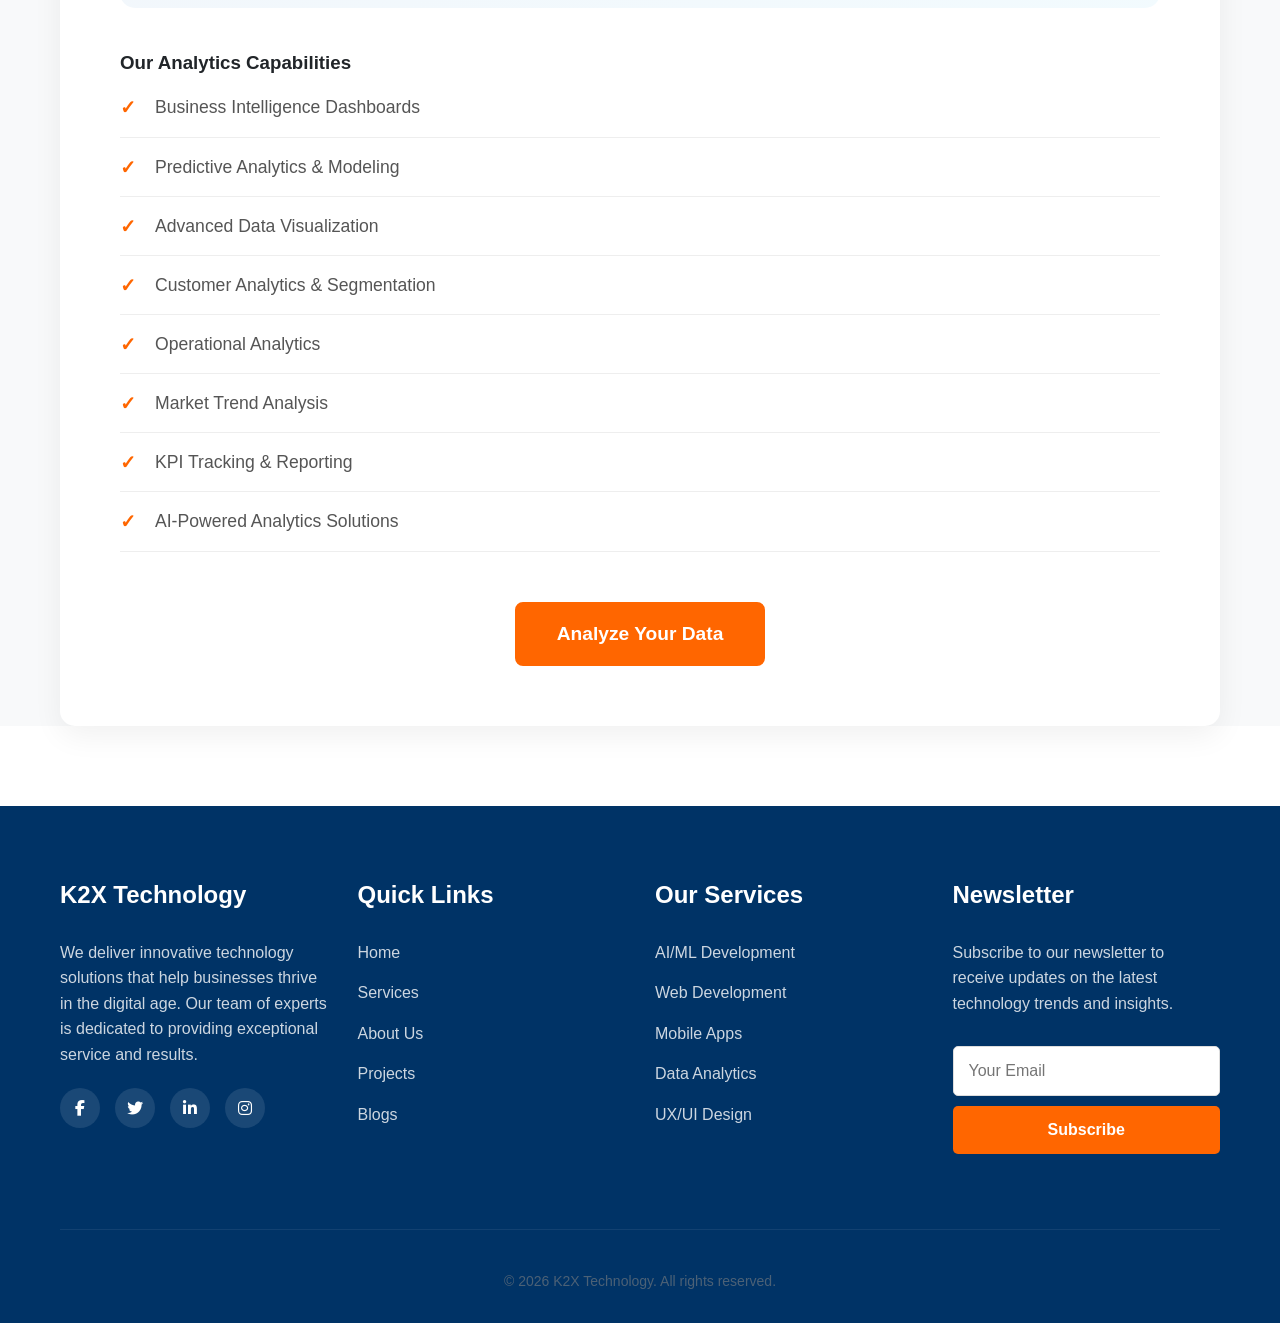
<file: submenu.html>
<!DOCTYPE html>
<html lang="en">
<head>
    <meta charset="UTF-8">
    <meta name="viewport" content="width=device-width, initial-scale=1.0">
    <title>Services - K2X TECH</title>
    <link rel="stylesheet" href="https://cdnjs.cloudflare.com/ajax/libs/font-awesome/6.4.0/css/all.min.css">
    <link rel="stylesheet" href="style.css">
    <style>
        /* Services Page Specific Styles */
        .services-page {
            padding-top: 120px;
            min-height: 100vh;
            background-color: #f8f9fa;
        }
        
        .services-header {
            background: linear-gradient(135deg, var(--primary) 0%, #004080 100%);
            color: white;
            padding: 80px 0;
            text-align: center;
            margin-bottom: 40px;
        }
        
        .services-title {
            font-size: 3rem;
            margin-bottom: 20px;
            font-weight: 700;
        }
        
        .services-subtitle {
            font-size: 1.3rem;
            opacity: 0.9;
            max-width: 800px;
            margin: 0 auto 30px;
        }
        
        /* Fixed Navigation Bar */
        .services-nav-fixed {
            position: sticky;
            top: 80px;
            background: white;
            padding: 20px;
            border-radius: 12px;
            box-shadow: 0 5px 25px rgba(0, 0, 0, 0.08);
            z-index: 100;
            margin: 30px auto 50px;
            max-width: 1200px;
        }
        
        .services-nav-fixed .nav-container {
            display: flex;
            justify-content: center;
            flex-wrap: wrap;
            gap: 15px;
        }
        
        .service-nav-btn {
            padding: 12px 25px;
            background: white;
            border: 2px solid var(--primary);
            color: var(--primary);
            border-radius: 30px;
            text-decoration: none;
            font-weight: 600;
            transition: all 0.3s ease;
            white-space: nowrap;
        }
        
        .service-nav-btn:hover,
        .service-nav-btn.active {
            background: var(--primary);
            color: white;
            transform: translateY(-2px);
            box-shadow: 0 5px 15px rgba(0, 86, 179, 0.2);
        }
        
        /* Service Sections */
        .service-section {
            scroll-margin-top: 150px;
            margin-bottom: 80px;
            padding-top: 40px;
        }
        
        /* AI/ML Section - Matching Screenshot */
        .ai-ml-section {
            background: white;
            padding: 60px;
            border-radius: 20px;
            box-shadow: 0 10px 30px rgba(0, 0, 0, 0.06);
            margin-bottom: 60px;
        }
        
        .section-hero {
            text-align: center;
            margin-bottom: 60px;
        }
        
        .section-hero h1 {
            font-size: 2.8rem;
            color: var(--primary);
            margin-bottom: 20px;
            font-weight: 700;
        }
        
        .section-hero p {
            font-size: 1.2rem;
            color: #666;
            max-width: 800px;
            margin: 0 auto;
        }
        
        /* Clients Section */
        .clients-section {
            margin-bottom: 80px;
        }
        
        .section-title {
            text-align: center;
            margin-bottom: 40px;
        }
        
        .section-title h2 {
            font-size: 2.2rem;
            color: var(--primary);
            margin-bottom: 15px;
            font-weight: 600;
        }
        
        .clients-grid {
            display: grid;
            grid-template-columns: repeat(auto-fit, minmax(300px, 1fr));
            gap: 30px;
        }
        
        .client-card {
            background: #f8f9fa;
            padding: 30px;
            border-radius: 12px;
            border-left: 4px solid var(--accent);
            transition: all 0.3s ease;
        }
        
        .client-card:hover {
            transform: translateY(-5px);
            box-shadow: 0 10px 25px rgba(0, 0, 0, 0.1);
        }
        
        .client-name {
            font-size: 1.3rem;
            color: var(--primary);
            margin-bottom: 10px;
            font-weight: 600;
        }
        
        .client-description {
            color: #666;
            line-height: 1.6;
        }
        
        /* Expertise Section */
        .expertise-section {
            margin-bottom: 80px;
        }
        
        .expertise-grid {
            display: grid;
            grid-template-columns: repeat(auto-fit, minmax(350px, 1fr));
            gap: 40px;
        }
        
        .expertise-card {
            background: white;
            padding: 35px;
            border-radius: 15px;
            box-shadow: 0 8px 25px rgba(0, 0, 0, 0.06);
            border-top: 4px solid var(--accent);
            transition: all 0.3s ease;
            height: 100%;
        }
        
        .expertise-card:hover {
            transform: translateY(-8px);
            box-shadow: 0 15px 35px rgba(0, 0, 0, 0.1);
        }
        
        .expertise-icon {
            width: 70px;
            height: 70px;
            background: linear-gradient(135deg, var(--primary), var(--secondary));
            border-radius: 50%;
            display: flex;
            align-items: center;
            justify-content: center;
            margin-bottom: 25px;
        }
        
        .expertise-icon i {
            font-size: 2rem;
            color: white;
        }
        
        .expertise-title {
            font-size: 1.5rem;
            color: var(--primary);
            margin-bottom: 15px;
            font-weight: 600;
        }
        
        .expertise-description {
            color: #666;
            line-height: 1.7;
        }
        
        /* Products Section */
        .products-section {
            margin-bottom: 80px;
        }
        
        .products-grid {
            display: grid;
            grid-template-columns: repeat(auto-fit, minmax(300px, 1fr));
            gap: 35px;
        }
        
        .product-card {
            background: #f8f9fa;
            padding: 30px;
            border-radius: 12px;
            border: 2px solid #e0e0e0;
            transition: all 0.3s ease;
            height: 100%;
        }
        
        .product-card:hover {
            border-color: var(--primary);
            transform: translateY(-5px);
        }
        
        .product-name {
            font-size: 1.4rem;
            color: var(--primary);
            margin-bottom: 15px;
            font-weight: 600;
        }
        
        .product-description {
            color: #666;
            line-height: 1.6;
        }
        
        /* Testimonials Section */
        .testimonials-section {
            margin-bottom: 80px;
        }
        
        .testimonials-grid {
            display: grid;
            grid-template-columns: repeat(auto-fit, minmax(300px, 1fr));
            gap: 30px;
        }
        
        .testimonial-card {
            background: white;
            padding: 30px;
            border-radius: 12px;
            box-shadow: 0 8px 25px rgba(0, 0, 0, 0.06);
            border-right: 4px solid var(--accent);
        }
        
        .testimonial-text {
            color: #666;
            font-style: italic;
            line-height: 1.7;
            margin-bottom: 20px;
            font-size: 1.1rem;
        }
        
        .testimonial-author {
            font-weight: 600;
            color: var(--primary);
        }
        
        .testimonial-position {
            color: #888;
            font-size: 0.9rem;
        }
        
        /* Other Services Sections */
        .service-content {
            background: white;
            padding: 60px;
            border-radius: 15px;
            box-shadow: 0 10px 30px rgba(0, 0, 0, 0.06);
            margin-bottom: 60px;
        }
        
        .service-content h2 {
            font-size: 2.5rem;
            color: var(--primary);
            margin-bottom: 30px;
            font-weight: 700;
        }
        
        .service-content p {
            color: #666;
            line-height: 1.8;
            margin-bottom: 25px;
            font-size: 1.1rem;
        }
        
        .service-features {
            margin: 40px 0;
        }
        
        .feature-list {
            list-style: none;
            padding: 0;
        }
        
        .feature-list li {
            padding: 15px 0;
            border-bottom: 1px solid #eee;
            color: #555;
            font-size: 1.1rem;
            position: relative;
            padding-left: 35px;
        }
        
        .feature-list li:before {
            content: "✓";
            position: absolute;
            left: 0;
            top: 15px;
            color: var(--accent);
            font-weight: bold;
            font-size: 1.2rem;
        }
        
        .service-cta {
            margin-top: 50px;
            text-align: center;
        }
        
        .service-cta .btn {
            background: var(--accent);
            color: white;
            padding: 15px 40px;
            font-size: 1.2rem;
            font-weight: 600;
            border-radius: 8px;
            text-decoration: none;
            display: inline-block;
            transition: all 0.3s ease;
            border: 2px solid var(--accent);
        }
        
        .service-cta .btn:hover {
            background: transparent;
            color: var(--accent);
            transform: translateY(-3px);
        }
        
        /* Service Highlight */
        .service-highlight {
            background: linear-gradient(135deg, rgba(0, 86, 179, 0.05) 0%, rgba(0, 168, 232, 0.05) 100%);
            border-radius: 15px;
            padding: 40px;
            margin: 40px 0;
        }
        
        /* Responsive Design */
        @media (max-width: 992px) {
            .services-title {
                font-size: 2.5rem;
            }
            
            .expertise-grid,
            .products-grid,
            .testimonials-grid {
                grid-template-columns: repeat(auto-fit, minmax(300px, 1fr));
                gap: 30px;
            }
            
            .service-content,
            .ai-ml-section {
                padding: 40px;
            }
            
            .services-nav-fixed {
                top: 70px;
                padding: 15px;
            }
            
            .service-section {
                scroll-margin-top: 130px;
            }
        }
        
        @media (max-width: 768px) {
            .services-header {
                padding: 60px 0;
            }
            
            .services-title {
                font-size: 2.2rem;
            }
            
            .services-subtitle {
                font-size: 1.1rem;
            }
            
            .services-nav-fixed .nav-container {
                gap: 10px;
            }
            
            .service-nav-btn {
                padding: 10px 20px;
                font-size: 0.9rem;
            }
            
            .section-hero h1 {
                font-size: 2.2rem;
            }
            
            .expertise-card,
            .product-card,
            .testimonial-card {
                padding: 25px;
            }
            
            .service-content,
            .ai-ml-section {
                padding: 30px;
            }
            
            .service-content h2 {
                font-size: 2rem;
            }
        }
        
        @media (max-width: 576px) {
            .services-title {
                font-size: 2rem;
            }
            
            .services-nav-fixed .nav-container {
                flex-direction: column;
                align-items: center;
            }
            
            .service-nav-btn {
                width: 100%;
                max-width: 300px;
                text-align: center;
            }
            
            .section-hero h1 {
                font-size: 1.8rem;
            }
            
            .expertise-grid,
            .products-grid,
            .testimonials-grid {
                grid-template-columns: 1fr;
            }
            
            .service-content,
            .ai-ml-section {
                padding: 25px;
            }
            
            .service-section {
                scroll-margin-top: 160px;
            }
        }
        
        /* Animation for active section */
        @keyframes highlight {
            0% { background-color: transparent; }
            50% { background-color: rgba(0, 86, 179, 0.05); }
            100% { background-color: transparent; }
        }
        
        .service-section:target {
            animation: highlight 2s ease;
        }
    </style>
</head>
<body>
    <!-- Header & Navigation -->
    <header>
        <div class="container header-container">
            <!-- Logo -->
            <a href="index.html" class="logo">
                <img src="images/K2X-logo.png" alt="K2X Tech" class="logo-img">
            </a>
            
            <!-- Desktop Navigation -->
            <nav class="desktop-nav">
                <ul>
                    <li><a href="index.html">Home</a></li>
                    <li class="has-dropdown">
                        <a href="submenu.html" class="active">Services <span class="dropdown-arrow">▼</span></a>
                        <ul class="dropdown-menu">
                            <li><a href="#ai-machine-learning">AI/ML</a></li>
                            <li><a href="#web-development">Web Development</a></li>
                            <li><a href="#mobile-app-development">Mobile App Development</a></li>
                            <li><a href="#ux-ui-design">UX/UI Design</a></li>
                            <li><a href="#data-engineering">Data Engineering</a></li>
                            <li><a href="#data-analytics">Data Analytics</a></li>
                        </ul>
                    </li>
                    <li><a href="index.html#about">About Us</a></li>
                    <li><a href="careers.html">Careers</a></li>
                    <li><a href="blog.html">Blogs</a></li>
                    <li><a href="contact.html" class="contact-btn">Contact Us</a></li>
                </ul>
            </nav>
            
            <!-- Mobile Menu Toggle -->
            <button class="mobile-menu-toggle" id="mobileMenuToggle" aria-label="Toggle menu">
                <div class="hamburger" id="hamburger">
                    <span class="hamburger-line"></span>
                    <span class="hamburger-line"></span>
                    <span class="hamburger-line"></span>
                </div>
            </button>
        </div>
        
        <!-- Mobile Menu Overlay -->
        <div class="mobile-menu-overlay" id="mobileMenuOverlay">
            <div class="mobile-menu-container">
                <div class="mobile-menu-header">
                    <div class="mobile-logo">
                        <img src="images/K2X-logo.png" alt="K2X Tech">
                    </div>
                </div>
                <nav class="mobile-nav">
                    <ul>
                        <li><a href="index.html">Home</a></li>
                        <li class="mobile-menu-item has-submenu">
                            <a href="submenu.html" class="submenu-toggle active">
                                Services <span class="submenu-arrow">+</span>
                            </a>
                            <ul class="submenu">
                                <li><a href="#ai-machine-learning">AI/ML</a></li>
                                <li><a href="#web-development">Web Development</a></li>
                                <li><a href="#mobile-app-development">Mobile App Development</a></li>
                                <li><a href="#ux-ui-design">UX/UI Design</a></li>
                                <li><a href="#data-engineering">Data Engineering</a></li>
                                <li><a href="#data-analytics">Data Analytics</a></li>
                            </ul>
                        </li>
                        <li><a href="index.html#about">About Us</a></li>
                        <li><a href="careers.html">Careers</a></li>
                        <li><a href="blog.html">Blogs</a></li>
                        <li><a href="contact.html" class="mobile-contact-btn">Contact Us</a></li>
                    </ul>
                </nav>
            </div>
        </div>
    </header>

    <!-- Services Page Content -->
    <main class="services-page">
        <!-- Services Header -->
        <div class="services-header">
            <div class="container">
                <h1 class="services-title">Our Services</h1>
                <p class="services-subtitle">Comprehensive technology solutions to transform your business and drive digital innovation.</p>
            </div>
        </div>

        <div class="container">
            <!-- Fixed Navigation Bar -->
            <div class="services-nav-fixed">
                <div class="nav-container">
                    <a href="#ai-machine-learning" class="service-nav-btn">AI & Machine Learning</a>
                    <a href="#web-development" class="service-nav-btn">Web Development</a>
                    <a href="#mobile-app-development" class="service-nav-btn">Mobile App Development</a>
                    <a href="#ux-ui-design" class="service-nav-btn">UX/UI Design</a>
                    <a href="#data-engineering" class="service-nav-btn">Data Engineering</a>
                    <a href="#data-analytics" class="service-nav-btn">Data Analytics</a>
                </div>
            </div>

            <!-- AI/ML Section -->
            <section id="ai-machine-learning" class="service-section ai-ml-section">
                <!-- Hero Section -->
                <div class="section-hero">
                    <h1>AI and Machine Learning Services to Transform Your Business</h1>
                    <p>Leverage cutting-edge AI and ML technologies to drive innovation, optimize operations, and gain competitive advantage.</p>
                </div>

                <!-- Clients Section -->
                <div class="clients-section">
                    <div class="section-title">
                        <h2>Clients</h2>
                    </div>
                    <div class="clients-grid">
                        <div class="client-card">
                            <h3 class="client-name">Sustainable</h3>
                            <p class="client-description">Forcogatly implementing AI-driven sustainability solutions for environmental impact reduction.</p>
                        </div>
                        <div class="client-card">
                            <h3 class="client-name">Yeastward</h3>
                            <p class="client-description">Biotechnology firm leveraging AI for yeast strain optimization and fermentation process improvement.</p>
                        </div>
                    </div>
                </div>

                <!-- Expertise Section -->
                <div class="expertise-section">
                    <div class="section-title">
                        <h2>Our Expertise in AI and Machine Learning</h2>
                    </div>
                    <div class="expertise-grid">
                        <div class="expertise-card">
                            <div class="expertise-icon">
                                <i class="fas fa-chart-line"></i>
                            </div>
                            <h3 class="expertise-title">Predictive Analysis</h3>
                            <p class="expertise-description">Machine learning can reduce cognitive complexity, improve quality, enhance performance, and optimize outcomes through accurate forecasting and pattern recognition.</p>
                        </div>
                        <div class="expertise-card">
                            <div class="expertise-icon">
                                <i class="fas fa-brain"></i>
                            </div>
                            <h3 class="expertise-title">Business Intelligence</h3>
                            <p class="expertise-description">AI has significant impact on business intelligence growth, transforming data analytics across multiple sectors for smarter decision-making.</p>
                        </div>
                        <div class="expertise-card">
                            <div class="expertise-icon">
                                <i class="fas fa-mobile-alt"></i>
                            </div>
                            <h3 class="expertise-title">MLP Apps</h3>
                            <p class="expertise-description">Deep learning continues to be crucial in AI engineering, solving complex problems through multi-layer perceptron architectures efficiently.</p>
                        </div>
                        <div class="expertise-card">
                            <div class="expertise-icon">
                                <i class="fas fa-robot"></i>
                            </div>
                            <h3 class="expertise-title">Generative AI Apps</h3>
                            <p class="expertise-description">Research focuses on data development, providing comprehensive frameworks for deep learning that enable AI systems to build and develop innovative solutions.</p>
                        </div>
                        <div class="expertise-card">
                            <div class="expertise-icon">
                                <i class="fas fa-eye"></i>
                            </div>
                            <h3 class="expertise-title">Computer Vision Apps</h3>
                            <p class="expertise-description">Traditional vision aspects enhanced through computer vision analytics with additional tools for text generation, language analysis, clustering, and operational efficiency.</p>
                        </div>
                        <div class="expertise-card">
                            <div class="expertise-icon">
                                <i class="fas fa-map-marker-alt"></i>
                            </div>
                            <h3 class="expertise-title">Location AI Systems</h3>
                            <p class="expertise-description">We monitor operational gaps using AI-powered safety, visual analytics, and computer vision technologies for enhanced location intelligence.</p>
                        </div>
                    </div>
                </div>

                <!-- Products Section -->
                <div class="products-section">
                    <div class="section-title">
                        <h2>Products</h2>
                    </div>
                    <div class="products-grid">
                        <div class="product-card">
                            <h3 class="product-name">BMI AI</h3>
                            <p class="product-description">Can be achieved with NDA International Centers for Smart Systems or AI-Assisted Robotic Reporting System significantly increasing efficiency while reducing costs. Aligned with our strategic goals.</p>
                        </div>
                        <div class="product-card">
                            <h3 class="product-name">NVIDIA</h3>
                            <p class="product-description">Enhanced Integrated Image Coding and Beyond AI-assisted remote resource management designed for the modern enterprise. Leveraging latest AI advancements for optimal performance.</p>
                        </div>
                        <div class="product-card">
                            <h3 class="product-name">Finnsafety</h3>
                            <p class="product-description">Single positive analytics platform for hospitals, administration, education, and services with technology results that are scalable and resilient through AI integration.</p>
                        </div>
                        <div class="product-card">
                            <h3 class="product-name">ECONAS DE Souley Tool</h3>
                            <p class="product-description">Implementing web-based and NDA International Centers for Smart Systems and AI-Assisted Robotic Reporting System significantly increasing operational efficiency.</p>
                        </div>
                        <div class="product-card">
                            <h3 class="product-name">Großfurt</h3>
                            <p class="product-description">ICT platform with latest Großfurt AI data capabilities providing improved experience mapping through tailored AI solutions for enterprise clients.</p>
                        </div>
                        <div class="product-card">
                            <h3 class="product-name">Electronic Monitoring System</h3>
                            <p class="product-description">Platform for higher power monitoring, mobile monitoring, using Power & Assistance for devices with real-time analytics and reporting capabilities.</p>
                        </div>
                    </div>
                </div>

                <!-- Testimonials Section -->
                <div class="testimonials-section">
                    <div class="section-title">
                        <h2>Testimonials</h2>
                    </div>
                    <div class="testimonials-grid">
                        <div class="testimonial-card">
                            <p class="testimonial-text">"K2X Tech transformed our analytics capabilities with their AI solutions, delivering insights we never thought possible."</p>
                            <div class="testimonial-author">CEO at Analyze File Analytics LLC</div>
                        </div>
                        <div class="testimonial-card">
                            <p class="testimonial-text">"Their machine learning implementation helped us reduce operational costs by 40% while improving accuracy significantly."</p>
                            <div class="testimonial-author">Display Display, Dollar, UK, Government</div>
                        </div>
                    </div>
                </div>
                
                <div class="service-cta">
                    <a href="contact.html" class="btn">Start Your AI/ML Project</a>
                </div>
            </section>

            <!-- Web Development Section -->
            <section id="web-development" class="service-section">
                <div class="service-content">
                    <h2>Web Development Services</h2>
                    <p>We create responsive, high-performance websites and web applications that engage your audience and drive business growth. Our web development solutions are tailored to meet your specific business needs.</p>
                    
                    <div class="service-highlight">
                        <h3>Why Choose Our Web Development Services?</h3>
                        <p>With expertise in modern frameworks and technologies, we deliver scalable, secure, and high-performing web solutions that align with your business objectives and user needs.</p>
                    </div>
                    
                    <div class="service-features">
                        <h3>Our Web Development Expertise</h3>
                        <ul class="feature-list">
                            <li>Custom Web Application Development</li>
                            <li>E-commerce Solutions & Platforms</li>
                            <li>Progressive Web Apps (PWA)</li>
                            <li>Content Management Systems (CMS)</li>
                            <li>API Development & Integration</li>
                            <li>Website Maintenance & Support</li>
                            <li>Performance Optimization</li>
                            <li>Security Implementation</li>
                        </ul>
                    </div>
                    
                    <div class="service-cta">
                        <a href="contact.html" class="btn">Start Your Web Project</a>
                    </div>
                </div>
            </section>

            <!-- Mobile App Development Section -->
            <section id="mobile-app-development" class="service-section">
                <div class="service-content">
                    <h2>Mobile App Development Services</h2>
                    <p>Deliver seamless mobile experiences across iOS and Android platforms that increase customer engagement and brand loyalty. We build apps that users love and businesses trust.</p>
                    
                    <div class="service-highlight">
                        <h3>Native & Cross-Platform Solutions</h3>
                        <p>We develop both native applications for optimal performance and cross-platform solutions for cost-effective deployment across multiple platforms.</p>
                    </div>
                    
                    <div class="service-features">
                        <h3>Our Mobile Development Services</h3>
                        <ul class="feature-list">
                            <li>Native iOS & Android Development</li>
                            <li>Cross-platform App Development</li>
                            <li>UI/UX Design for Mobile</li>
                            <li>App Store Optimization & Deployment</li>
                            <li>Mobile API Development</li>
                            <li>App Maintenance & Updates</li>
                            <li>Enterprise Mobile Solutions</li>
                            <li>IoT & Wearable App Integration</li>
                        </ul>
                    </div>
                    
                    <div class="service-cta">
                        <a href="contact.html" class="btn">Build Your Mobile App</a>
                    </div>
                </div>
            </section>

            <!-- UX/UI Design Section -->
            <section id="ux-ui-design" class="service-section">
                <div class="service-content">
                    <h2>UX/UI Design Services</h2>
                    <p>Design intuitive interfaces that provide smooth, enjoyable user experiences from start to finish. We combine aesthetics with functionality to create designs that convert visitors into customers.</p>
                    
                    <div class="service-highlight">
                        <h3>User-Centered Design Approach</h3>
                        <p>Our design process focuses on understanding user behaviors, needs, and motivations through observation, task analysis, and feedback to create exceptional user experiences.</p>
                    </div>
                    
                    <div class="service-features">
                        <h3>Our Design Process</h3>
                        <ul class="feature-list">
                            <li>User Research & Persona Development</li>
                            <li>Wireframing & Prototyping</li>
                            <li>Visual Design & Brand Integration</li>
                            <li>Interactive Prototypes</li>
                            <li>Usability Testing</li>
                            <li>Design Systems & Style Guides</li>
                            <li>Responsive Design Implementation</li>
                            <li>Accessibility Compliance</li>
                        </ul>
                    </div>
                    
                    <div class="service-cta">
                        <a href="contact.html" class="btn">Design Your Experience</a>
                    </div>
                </div>
            </section>

            <!-- Data Engineering Section -->
            <section id="data-engineering" class="service-section">
                <div class="service-content">
                    <h2>Data Engineering Solutions</h2>
                    <p>Unlock the full potential of your data with scalable infrastructure and streamlined pipelines. We build robust data architectures that support your business intelligence and analytics needs.</p>
                    
                    <div class="service-highlight">
                        <h3>Scalable Data Infrastructure</h3>
                        <p>We design and implement data pipelines that scale with your business, ensuring data availability, reliability, and quality for decision-making.</p>
                    </div>
                    
                    <div class="service-features">
                        <h3>Our Data Engineering Services</h3>
                        <ul class="feature-list">
                            <li>Data Pipeline Architecture</li>
                            <li>ETL/ELT Development</li>
                            <li>Data Warehouse Design</li>
                            <li>Big Data Solutions</li>
                            <li>Cloud Data Migration</li>
                            <li>Real-time Data Processing</li>
                            <li>Data Quality Management</li>
                            <li>Data Governance Implementation</li>
                        </ul>
                    </div>
                    
                    <div class="service-cta">
                        <a href="contact.html" class="btn">Engineer Your Data Solution</a>
                    </div>
                </div>
            </section>

            <!-- Data Analytics Section -->
            <section id="data-analytics" class="service-section">
                <div class="service-content">
                    <h2>Data Analytics Services</h2>
                    <p>Gain valuable insights and optimize decisions through advanced analytics and real-time dashboards. Transform your raw data into actionable intelligence that drives business growth.</p>
                    
                    <div class="service-highlight">
                        <h3>Actionable Business Insights</h3>
                        <p>We help organizations make data-driven decisions by transforming complex data into clear, actionable insights through advanced analytics and visualization.</p>
                    </div>
                    
                    <div class="service-features">
                        <h3>Our Analytics Capabilities</h3>
                        <ul class="feature-list">
                            <li>Business Intelligence Dashboards</li>
                            <li>Predictive Analytics & Modeling</li>
                            <li>Advanced Data Visualization</li>
                            <li>Customer Analytics & Segmentation</li>
                            <li>Operational Analytics</li>
                            <li>Market Trend Analysis</li>
                            <li>KPI Tracking & Reporting</li>
                            <li>AI-Powered Analytics Solutions</li>
                        </ul>
                    </div>
                    
                    <div class="service-cta">
                        <a href="contact.html" class="btn">Analyze Your Data</a>
                    </div>
                </div>
            </section>
        </div>
    </main>

    <!-- Footer -->
    <footer>
        <div class="container">
            <div class="footer-content">
                <div class="footer-col">
                    <h3>K2X Technology</h3>
                    <p>We deliver innovative technology solutions that help businesses thrive in the digital age. Our team of experts is dedicated to providing exceptional service and results.</p>
                    <div class="social-links">
                        <a href="#"><i class="fab fa-facebook-f"></i></a>
                        <a href="#"><i class="fab fa-twitter"></i></a>
                        <a href="#"><i class="fab fa-linkedin-in"></i></a>
                        <a href="#"><i class="fab fa-instagram"></i></a>
                    </div>
                </div>
                <div class="footer-col">
                    <h3>Quick Links</h3>
                    <ul class="footer-links">
                        <li><a href="index.html">Home</a></li>
                        <li><a href="submenu.html" class="active">Services</a></li>
                        <li><a href="index.html#about">About Us</a></li>
                        <li><a href="index.html#projects">Projects</a></li>
                        <li><a href="blog.html">Blogs</a></li>
                    </ul>
                </div>
                <div class="footer-col">
                    <h3>Our Services</h3>
                    <ul class="footer-links">
                        <li><a href="#ai-machine-learning">AI/ML Development</a></li>
                        <li><a href="#web-development">Web Development</a></li>
                        <li><a href="#mobile-app-development">Mobile Apps</a></li>
                        <li><a href="#data-analytics">Data Analytics</a></li>
                        <li><a href="#ux-ui-design">UX/UI Design</a></li>
                    </ul>
                </div>
                <div class="footer-col">
                    <h3>Newsletter</h3>
                    <p>Subscribe to our newsletter to receive updates on the latest technology trends and insights.</p>
                    <div class="form-group">
                        <input type="email" placeholder="Your Email" class="newsletter-input">
                        <button class="btn newsletter-btn">Subscribe</button>
                    </div>
                </div>
            </div>
            <div class="copyright">
                <p class="mobile-copyright">© 2026 K2X Technology. All rights reserved.</p>
            </div>
        </div>
    </footer>

    <script>
        // Update active navigation based on scroll position
        document.addEventListener('DOMContentLoaded', function() {
            const sections = document.querySelectorAll('.service-section');
            const navLinks = document.querySelectorAll('.service-nav-btn');
            
            // Highlight active section in fixed nav
            function updateActiveNav() {
                let current = '';
                const scrollPosition = window.scrollY + 200;
                
                sections.forEach(section => {
                    const sectionTop = section.offsetTop;
                    const sectionHeight = section.clientHeight;
                    
                    if (scrollPosition >= sectionTop && scrollPosition < sectionTop + sectionHeight) {
                        current = section.getAttribute('id');
                    }
                });
                
                navLinks.forEach(link => {
                    link.classList.remove('active');
                    if (link.getAttribute('href') === '#' + current) {
                        link.classList.add('active');
                    }
                });
            }
            
            // Smooth scroll for navigation links
            navLinks.forEach(link => {
                link.addEventListener('click', function(e) {
                    e.preventDefault();
                    const targetId = this.getAttribute('href');
                    const targetSection = document.querySelector(targetId);
                    
                    if (targetSection) {
                        window.scrollTo({
                            top: targetSection.offsetTop - 120,
                            behavior: 'smooth'
                        });
                        
                        // Update URL without page reload
                        history.pushState(null, null, targetId);
                    }
                });
            });
            
            // Update active nav on scroll
            window.addEventListener('scroll', updateActiveNav);
            
            // Check hash on page load
            if (window.location.hash) {
                const targetSection = document.querySelector(window.location.hash);
                if (targetSection) {
                    setTimeout(() => {
                        window.scrollTo({
                            top: targetSection.offsetTop - 120,
                            behavior: 'smooth'
                        });
                    }, 100);
                }
            }
            
            // Update active nav on page load
            updateActiveNav();
        });
    </script>
    <script src="script.js"></script>
</body>
</html>
</file>
<file: style.css>
* {
    margin: 0;
    padding: 0;
    box-sizing: border-box;
    font-family: 'Segoe UI', Tahoma, Geneva, Verdana, sans-serif;
}

:root {
    --primary: #003366;
    --secondary: #00a8e8;
    --accent: #ff6600;
    --light: #f8f9fa;
    --dark: #212529;
    --gray: #6c757d;
}

body {
    color: var(--dark);
    line-height: 1.6;
    overflow-x: hidden;
}

.container {
    width: 100%;
    max-width: 1200px;
    margin: 0 auto;
    padding: 0 20px;
}

/* ===== HEADER & NAVIGATION ===== */
header {
    background-color: white;
    box-shadow: 0 2px 15px rgba(0, 0, 0, 0.1);
    position: fixed;
    width: 100%;
    top: 0;
    z-index: 1000;
}

.header-container {
    display: flex;
    justify-content: space-between;
    align-items: center;
    padding: 15px 20px;
}

/* Logo */
.logo-img {
    height: 40px;
    width: auto;
}

/* Desktop Navigation */
.desktop-nav ul {
    display: flex;
    list-style: none;
    align-items: center;
    justify-content: center;
}

.desktop-nav ul li {
    margin-left: 30px;
    position: relative;
}

.desktop-nav ul li a {
    text-decoration: none;
    color: var(--dark);
    font-weight: 600;
    font-size: 16px;
    transition: color 0.3s;
    display: flex;
    align-items: center;
}

.desktop-nav ul li a:hover {
    color: var(--secondary);
}

.contact-btn {
    background-color: var(--accent);
    color: white !important;
    padding: 8px 20px !important;
    border-radius: 5px;
    margin-left: 10px !important;
    transition: all 0.3s;
}

.contact-btn:hover {
    background-color: #e55a00 !important;
    color: white !important;
    transform: translateY(-2px);
}

/* ===== DROPDOWN CENTERING FIXES ===== */
.desktop-nav .has-dropdown {
    position: relative;
}

.desktop-nav .has-dropdown > a {
    position: relative;
    padding-right: 15px;
    display: flex;
    align-items: center;
    justify-content: center;
    gap: 5px;
}

.desktop-nav .dropdown-arrow {
    font-size: 10px;
    margin-left: 5px;
    transition: transform 0.3s;
    display: inline-block;
}

.desktop-nav .has-dropdown:hover .dropdown-arrow {
    transform: rotate(180deg);
}

.desktop-nav .dropdown-menu {
    position: absolute;
    top: 100%;
    left: 50%;
    transform: translateX(-50%) translateY(10px);
    background-color: white;
    min-width: 200px;
    box-shadow: 0 10px 30px rgba(0, 0, 0, 0.15);
    border-radius: 8px;
    padding: 10px 0;
    opacity: 0;
    visibility: hidden;
    transition: all 0.3s ease;
    z-index: 1001;
    list-style: none;
    margin-top: 15px;
    text-align: left;
}

.desktop-nav .has-dropdown:hover .dropdown-menu {
    opacity: 1;
    visibility: visible;
    transform: translateX(-50%) translateY(0);
}

.desktop-nav .dropdown-menu::before {
    content: '';
    position: absolute;
    top: -8px;
    left: 50%;
    transform: translateX(-50%);
    border-left: 8px solid transparent;
    border-right: 8px solid transparent;
    border-bottom: 8px solid white;
}

.desktop-nav .dropdown-menu li {
    margin: 0;
    width: 100%;
}

.desktop-nav .dropdown-menu a {
    display: block;
    padding: 10px 20px;
    color: var(--dark);
    font-weight: 500;
    font-size: 14px;
    text-decoration: none;
    transition: all 0.3s;
    white-space: nowrap;
    text-align: left;
    border-left: 3px solid transparent;
}

.desktop-nav .dropdown-menu a:hover {
    background-color: rgba(0, 163, 232, 0.05);
    color: var(--secondary);
    border-left: 3px solid var(--accent);
    padding-left: 25px;
    display: inline-block
}

/* Mobile Menu Toggle */
.mobile-menu-toggle {
    display: none;
    cursor: pointer;
    z-index: 1002;
    background: none;
    border: none;
    padding: 10px;
}

.hamburger {
    width: 30px;
    height: 20px;
    position: relative;
    display: flex;
    flex-direction: column;
    justify-content: space-between;
    transition: all 0.3s;
}

/* Hamburger lines - initially showing 3 lines */
.hamburger-line {
    display: block;
    height: 3px;
    width: 100%;
    background-color: var(--primary);
    border-radius: 3px;
    transition: all 0.3s;
    position: absolute;
}

/* Position the 3 lines */
.hamburger-line:nth-child(1) {
    top: 0;
}

.hamburger-line:nth-child(2) {
    top: 50%;
    transform: translateY(-50%);
}

.hamburger-line:nth-child(3) {
    bottom: 0;
}

/* When menu is open, transform to X */
.hamburger.active .hamburger-line:nth-child(1) {
    top: 50%;
    transform: translateY(-50%) rotate(45deg);
}

.hamburger.active .hamburger-line:nth-child(2) {
    opacity: 0;
    transform: translateX(-10px);
}

.hamburger.active .hamburger-line:nth-child(3) {
    top: 50%;
    transform: translateY(-50%) rotate(-45deg);
}

/* ===== MOBILE MENU STYLES - UPDATED ===== */
/* Mobile Menu Overlay */
.mobile-menu-overlay {
    position: fixed;
    top: 0;
    right: -100%;
    width: 100%;
    height: 100vh;
    background: rgba(0, 0, 0, 0.9);
    z-index: 1001;
    transition: right 0.4s ease;
    overflow-y: auto;
}

.mobile-menu-overlay.active {
    right: 0;
}

.mobile-menu-container {
    position: absolute;
    top: 0;
    right: 0;
    width: 100%;
    height: 100%;
    background: white;
    display: flex;
    flex-direction: column;
    padding: 20px;
}

.mobile-menu-header {
    display: flex;
    justify-content: space-between;
    align-items: center;
    padding: 20px 0;
    border-bottom: 1px solid #eee;
}

.mobile-logo img {
    height: 35px;
    width: auto;
}

.mobile-close {
    display: none;
}

/* ===== MOBILE NAVIGATION - CENTERED FIX ===== */
.mobile-nav {
    flex: 1;
    padding: 30px 0;
    display: flex;
    flex-direction: column;
    justify-content: flex-start;
    align-items: center;
}

.mobile-nav ul {
    list-style: none;
    width: 100%;
    max-width: 300px;
    text-align: center;
    padding: 0;
    display: flex;
    flex-direction: column;
    align-items: center;
}

.mobile-nav ul li {
    margin-bottom: 0;
    width: 100%;
    text-align: center;
}

.mobile-nav ul li a {
    text-decoration: none;
    color: var(--dark);
    font-size: 18px;
    font-weight: 600;
    display: flex;
    align-items: center;
    justify-content: center;
    padding: 15px 0;
    border-bottom: 1px solid #eee;
    transition: all 0.3s;
    width: 100%;
}

.mobile-nav ul li a:hover {
    color: var(--secondary);
}

.mobile-contact-btn {
    background-color: var(--accent);
    color: white !important;
    padding: 12px 30px !important;
    border-radius: 8px;
    display: inline-block !important;
    border: none !important;
    margin-top: 20px !important;
    font-size: 16px !important;
    font-weight: 600;
    transition: all 0.3s;
}

.mobile-contact-btn:hover {
    background-color: #e55a00 !important;
    transform: translateY(-3px);
    box-shadow: 0 5px 15px rgba(0, 0, 0, 0.2);
}

/* ===== MOBILE SUBMENU ACCORDION - CENTERED FIX ===== */
.mobile-nav .has-submenu {
    position: relative;
    width: 100%;
}

.mobile-nav .submenu-toggle {
    display: flex;
    justify-content: center;
    align-items: center;
    cursor: pointer;
    padding: 15px 0;
    border-bottom: 1px solid #eee;
    color: var(--dark);
    font-size: 18px;
    font-weight: 600;
    text-decoration: none;
    width: 100%;
    text-align: center;
}

.mobile-nav .submenu-arrow {
    font-size: 20px;
    display: inline-block;
    width: 20px;
    text-align: center;
    color: var(--primary);
    margin-left: 10px;
}

.mobile-nav .submenu {
    max-height: 0;
    overflow: hidden;
    transition: max-height 0.3s ease;
    list-style: none;
    padding-left: 0;
    margin: 0;
    width: 100%;
    background-color: rgba(0, 0, 0, 0.02);
    text-align: center;
}

.mobile-nav .has-submenu.active .submenu {
    max-height: 400px;
}

.mobile-nav .submenu li {
    margin-bottom: 0;
    width: 100%;
}

.mobile-nav .submenu a {
    display: flex;
    align-items: center;
    justify-content: center;
    padding: 12px 0;
    font-size: 16px;
    color: var(--gray);
    text-decoration: none;
    border-bottom: 1px solid #eee;
    transition: all 0.3s;
    width: 100%;
    text-align: center;
}

.mobile-nav .submenu a:hover {
    color: var(--secondary);
    background-color: rgba(0, 0, 0, 0.03);
}

/* Mobile Menu Footer */
.mobile-menu-footer {
    padding: 20px 0;
    border-top: 1px solid #eee;
    text-align: center;
}

.mobile-social {
    display: flex;
    justify-content: center;
    gap: 15px;
    margin-bottom: 20px;
}

.mobile-social a {
    display: flex;
    align-items: center;
    justify-content: center;
    width: 45px;
    height: 45px;
    background-color: var(--primary);
    color: white;
    border-radius: 50%;
    text-decoration: none;
    font-size: 18px;
    transition: all 0.3s;
}

.mobile-social a:hover {
    background-color: var(--accent);
    transform: translateY(-3px);
}

.mobile-copyright {
    color: var(--gray);
    font-size: 14px;
    margin-top: 10px;
}

/* ===== HERO SLIDER - UPDATED FOR 2 SLIDES ===== */
.hero-slider {
    position: relative;
    height: 100vh;
    min-height: 600px;
    overflow: hidden;
    margin-top: 70px;
}

.slide {
    position: absolute;
    top: 0;
    left: 0;
    width: 100%;
    height: 100%;
    opacity: 0;
    transition: opacity 1s ease-in-out;
    display: flex;
    align-items: center;
}

.slide.active {
    opacity: 1;
    z-index: 1;
}

/* Slide 1 - Desktop layout with image on right */
#slide1 {
    background-color: white;
}

#slide1 .slide-content {
    display: flex;
    width: 100%;
    height: 100%;
    align-items: center;
}

#slide1 .slide-text {
    flex: 0 0 45%;
    max-width: 45%;
    padding: 0 80px;
    display: flex;
    flex-direction: column;
    justify-content: center;
    align-items: flex-start;
    height: 100%;
}

#slide1 .slide-image {
    flex: 0 0 55%;
    max-width: 55%;
    height: 100%;
    display: flex;
    align-items: center;
    justify-content: center;
    padding: 40px;
    background-color: transparent;
}

#slide1 .slide-image img {
    max-width: 100%;
    max-height: 80%;
    width: auto;
    height: auto;
    object-fit: contain;
    object-position: center;
}

#slide1 h1 {
    color: var(--primary);
    font-size: 3.2rem;
    margin-bottom: 20px;
    text-align: left;
    line-height: 1.2;
    font-weight: 700;
}

#slide1 p {
    font-size: 1.2rem;
    color: var(--gray);
    margin-bottom: 30px;
}

#slide1 .btn {
    margin-top: 20px;
    align-self: flex-start;
}

/* Slide 2 - Full Background Image */
#slide2 {
    background: linear-gradient(rgba(0, 51, 102, 0.7), rgba(0, 51, 102, 0.7)), url('images/slide\ 2.jpg');
    background-size: cover;
    background-position: center;
    background-repeat: no-repeat;
    color: white;
}

#slide2 .slide-content {
    display: flex;
    align-items: center;
    justify-content: center;
    height: 100%;
    width: 100%;
    padding: 0 40px;
}

#slide2 .slide-text {
    text-align: center;
    max-width: 600px;
    z-index: 2;
}

#slide2 h1 {
    color: white;
    font-size: 2.5rem;
    margin-bottom: 30px;
    text-shadow: 2px 2px 4px rgba(0, 0, 0, 0.3);
    line-height: 1.2;
}

#slide2 p {
    font-size: 1.2rem;
    margin-bottom: 40px;
    opacity: 0.9;
    max-width: 600px;
    margin-left: auto;
    margin-right: auto;
}

#slide2 .btn {
    background-color: var(--accent);
    color: white;
    padding: 15px 40px;
    font-size: 1.1rem;
    border-radius: 5px;
    display: inline-block;
}

#slide2 .btn:hover {
    background-color: #e55a00;
    transform: translateY(-3px);
    box-shadow: 0 10px 20px rgba(0, 0, 0, 0.3);
}

/* Slider Controls */
.slider-controls {
    position: absolute;
    bottom: 40px;
    left: 0;
    right: 0;
    display: flex;
    justify-content: center;
    align-items: center;
    gap: 30px;
    z-index: 10;
}

.prev-slide, .next-slide {
    background: rgba(255, 255, 255, 0.2);
    border: none;
    width: 50px;
    height: 50px;
    border-radius: 50%;
    color: white;
    font-size: 20px;
    cursor: pointer;
    transition: all 0.3s;
    display: flex;
    align-items: center;
    justify-content: center;
}

.prev-slide:hover, .next-slide:hover {
    background: var(--accent);
    transform: scale(1.1);
}

.slide-dots {
    display: flex;
    gap: 10px;
}

.dot {
    width: 12px;
    height: 12px;
    border-radius: 50%;
    background: rgba(255, 255, 255, 0.5);
    cursor: pointer;
    transition: all 0.3s;
}

.dot.active {
    background: var(--accent);
    transform: scale(1.2);
}

/* ===== TRUSTED CLIENTS SECTION ===== */
.clients-section {
    background-color: var(--light);
    padding: 15px 0;
    overflow: hidden;
}

.clients-carousel-container {
    position: relative;
    width: 100%;
    overflow: hidden;
    margin-top: 30px;
    padding: 15px 0;
}

.clients-carousel-track {
    display: flex;
    animation: scroll 20s linear infinite;
    width: max-content;
}

.client-logo-item {
    flex: 0 0 auto;
    width: 150px;
    height: 70px;
    margin: 0 20px;
    display: flex;
    align-items: center;
    justify-content: center;
    padding: 15px;
    background: white;
    border-radius: 6px;
    box-shadow: 0 3px 10px rgba(0, 0, 0, 0.05);
    transition: all 0.3s ease;
}

.client-logo-item:hover {
    transform: translateY(-3px);
    box-shadow: 0 6px 15px rgba(0, 0, 0, 0.08);
}

.client-logo-item img {
    max-width: 100%;
    max-height: 45px;
    width: auto;
    height: auto;
    object-fit: contain;
    filter: grayscale(100%);
    opacity: 0.7;
    transition: all 0.3s ease;
}

.client-logo-item:hover img {
    filter: grayscale(0%);
    opacity: 1;
    transform: scale(1.03);
}

.clients-carousel-container:hover .clients-carousel-track {
    animation-play-state: paused;
}

@keyframes scroll {
    0% {
        transform: translateX(0);
    }
    100% {
        transform: translateX(-50%);
    }
}

.clients-carousel-container::before,
.clients-carousel-container::after {
    content: '';
    position: absolute;
    top: 0;
    width: 80px;
    height: 100%;
    z-index: 2;
    pointer-events: none;
}

.clients-carousel-container::before {
    left: 0;
    background: linear-gradient(to right, var(--light) 0%, transparent 100%);
}

.clients-carousel-container::after {
    right: 0;
    background: linear-gradient(to left, var(--light) 0%, transparent 100%);
}

/* ===== AI-POWERED DEVELOPMENT SECTION ===== */
.ai-section {
    background-color: white;
    padding: 100px 0;
}

.ai-content {
    display: flex;
    align-items: center;
    gap: 60px;
}

.ai-text {
    flex: 1;
}

.ai-text h2 {
    font-size: 2.8rem;
    color: var(--primary);
    margin-bottom: 30px;
    line-height: 1.3;
}

.ai-text p {
    font-size: 1.1rem;
    line-height: 1.8;
    color: var(--dark);
    margin-bottom: 25px;
}

.ai-text strong {
    color: var(--accent);
    font-weight: 600;
}

.ai-image {
    flex: 1;
    border-radius: 15px;
    overflow: hidden;
    box-shadow: 0 15px 40px rgba(0, 0, 0, 0.1);
    transition: transform 0.3s ease;
}

.ai-image:hover {
    transform: translateY(-10px);
}

.ai-image img {
    width: 100%;
    height: auto;
    display: block;
    transition: transform 0.5s ease;
}

.ai-image:hover img {
    transform: scale(1.05);
}

/* ===== WHAT WE OFFER SECTION ===== */
.services-offer-section {
    background-color: var(--light);
    padding: 100px 0;
}

.services-offer-section .section-title {
    margin-bottom: 70px;
}

.services-offer-section .section-title h2 {
    font-size: 2.8rem;
    color: var(--primary);
}

.services-offer-section .section-title p {
    font-size: 1.2rem;
    max-width: 800px;
    margin: 20px auto 0;
    color: var(--dark);
}

.services-grid {
    display: grid;
    grid-template-columns: repeat(auto-fit, minmax(350px, 1fr));
    gap: 30px;
}

.service-card-clickable {
    background-color: white;
    border-radius: 15px;
    padding: 40px 30px;
    box-shadow: 0 10px 30px rgba(0, 0, 0, 0.08);
    transition: all 0.3s ease;
    position: relative;
    overflow: hidden;
    cursor: pointer;
    border: 2px solid transparent;
    display: flex;
    flex-direction: column;
    height: 100%;
    text-decoration: none;
    color: inherit;
}

.service-card-clickable::before {
    content: '';
    position: absolute;
    top: 0;
    left: 0;
    right: 0;
    bottom: 0;
    z-index: 1;
}

.service-card-clickable:hover {
    transform: translateY(-10px);
    box-shadow: 0 15px 40px rgba(0, 0, 0, 0.15);
    border-color: var(--secondary);
}

.service-card-clickable > * {
    position: relative;
    z-index: 2;
}

.service-icon {
    font-size: 60px;
    margin-bottom: 25px;
    display: inline-block;
    transition: transform 0.3s ease;
}

.service-card-clickable:hover .service-icon {
    transform: scale(1.1);
}

.service-card-clickable h3 {
    font-size: 1.5rem;
    color: var(--primary);
    margin-bottom: 15px;
    font-weight: 600;
}

.service-card-clickable p {
    color: var(--gray);
    line-height: 1.7;
    margin-bottom: 25px;
    flex-grow: 1;
}

.service-link {
    display: inline-block;
    color: var(--accent);
    font-weight: 600;
    text-decoration: none;
    font-size: 1rem;
    transition: all 0.3s ease;
    position: relative;
    padding-right: 25px;
    align-self: flex-start;
}

.service-link::after {
    content: '→';
    position: absolute;
    right: 0;
    top: 50%;
    transform: translateY(-50%);
    transition: transform 0.3s ease;
}

.service-link:hover {
    color: var(--secondary);
    padding-right: 30px;
}

.service-link:hover::after {
    transform: translateY(-50%) translateX(5px);
}

.service-card-clickable::after {
    content: '';
    position: absolute;
    top: 0;
    left: 0;
    right: 0;
    bottom: 0;
    background: linear-gradient(135deg, rgba(0, 163, 232, 0.05) 0%, rgba(255, 102, 0, 0.05) 100%);
    opacity: 0;
    transition: opacity 0.3s ease;
    z-index: 1;
}

.service-card-clickable:hover::after {
    opacity: 1;
}

/* ===== BUTTONS ===== */
.btn {
    display: inline-block;
    padding: 15px 35px;
    background-color: var(--accent);
    color: white;
    text-decoration: none;
    border-radius: 5px;
    font-weight: 600;
    font-size: 16px;
    transition: all 0.3s;
    border: none;
    cursor: pointer;
}

.btn:hover {
    background-color: #e55a00;
    transform: translateY(-3px);
    box-shadow: 0 10px 20px rgba(0, 0, 0, 0.2);
}

.btn-outline {
    background-color: transparent;
    border: 2px solid white;
    margin-left: 15px;
}

.btn-outline:hover {
    background-color: white;
    color: var(--primary);
}

/* ===== SECTIONS ===== */
.section {
    padding: 100px 0;
}

.section:first-of-type {
    padding-top: 100px;
}

.section-title {
    text-align: center;
    margin-bottom: 60px;
}

.section-title h2 {
    font-size: 2.5rem;
    color: var(--primary);
    margin-bottom: 15px;
}

.section-title p {
    color: var(--gray);
    max-width: 600px;
    margin: 0 auto;
}
/* ===== TECH STACK SECTION ===== */
.tech-stack-logos {
    display: flex;
    flex-direction: column;
    align-items: center;
    gap: 50px;
    margin-top: 50px;
}

.tech-logo-row {
    display: flex;
    justify-content: center;
    align-items: center;
    gap: 60px;
    flex-wrap: wrap;
}

.tech-logo-item {
    width: 140px;
    height: 140px;
    display: flex;
    align-items: center;
    justify-content: center;
    background: white;
    border-radius: 20px;
    padding: 30px;
    box-shadow: 0 8px 25px rgba(0, 0, 0, 0.08);
    transition: all 0.4s ease;
}

.tech-logo-item:hover {
    transform: translateY(-8px) scale(1.05);
    box-shadow: 0 15px 35px rgba(0, 0, 0, 0.12);
}

.tech-logo-item img {
    width: 100%;
    height: 100%;
    object-fit: contain;
    max-width: 80px;
    max-height: 80px;
    filter: grayscale(20%);
    opacity: 0.85;
    transition: all 0.4s ease;
}

.tech-logo-item:hover img {
    filter: grayscale(0%);
    opacity: 1;
    transform: scale(1.1);
}

/* Text-based logos alternative */
.tech-logo-item.text-logo {
    display: flex;
    align-items: center;
    justify-content: center;
    font-weight: 700;
    font-size: 1.3rem;
    color: var(--primary);
    text-align: center;
    line-height: 1.2;
    font-family: 'Segoe UI', Tahoma, Geneva, Verdana, sans-serif;
}

.tech-logo-item.text-logo span {
    display: block;
}

.tech-logo-item.text-logo:hover {
    color: var(--secondary);
    transform: translateY(-8px) scale(1.05);
}

/* Responsive Design for Tech Stack */
@media (max-width: 1200px) {
    .tech-logo-row {
        gap: 50px;
    }
    
    .tech-logo-item {
        width: 130px;
        height: 130px;
        padding: 25px;
    }
    
    .tech-logo-item img {
        max-width: 75px;
        max-height: 75px;
    }
    
    .tech-logo-item.text-logo {
        font-size: 1.2rem;
    }
}

@media (max-width: 992px) {
    .tech-stack-logos {
        gap: 40px;
        margin-top: 40px;
    }
    
    .tech-logo-row {
        gap: 40px;
    }
    
    .tech-logo-item {
        width: 120px;
        height: 120px;
        padding: 25px;
        border-radius: 18px;
    }
    
    .tech-logo-item img {
        max-width: 70px;
        max-height: 70px;
    }
    
    .tech-logo-item.text-logo {
        font-size: 1.1rem;
    }
}

@media (max-width: 768px) {
    .tech-stack-logos {
        gap: 35px;
        margin-top: 35px;
    }
    
    .tech-logo-row {
        gap: 30px;
    }
    
    .tech-logo-item {
        width: 110px;
        height: 110px;
        padding: 22px;
        border-radius: 16px;
    }
    
    .tech-logo-item img {
        max-width: 65px;
        max-height: 65px;
    }
    
    .tech-logo-item.text-logo {
        font-size: 1.1rem;
    }
}

@media (max-width: 576px) {
    .tech-stack-logos {
        gap: 30px;
        margin-top: 30px;
    }
    
    .tech-logo-row {
        gap: 25px;
    }
    
    .tech-logo-item {
        width: 100px;
        height: 100px;
        padding: 20px;
        border-radius: 15px;
    }
    
    .tech-logo-item img {
        max-width: 60px;
        max-height: 60px;
    }
    
    .tech-logo-item.text-logo {
        font-size: 1rem;
    }
}

@media (max-width: 480px) {
    .tech-stack-logos {
        gap: 25px;
        margin-top: 25px;
    }
    
    .tech-logo-row {
        gap: 20px;
    }
    
    .tech-logo-item {
        width: 90px;
        height: 90px;
        padding: 18px;
        border-radius: 14px;
    }
    
    .tech-logo-item img {
        max-width: 55px;
        max-height: 55px;
    }
    
    .tech-logo-item.text-logo {
        font-size: 0.95rem;
    }
}

@media (max-width: 400px) {
    .tech-logo-row {
        gap: 18px;
    }
    
    .tech-logo-item {
        width: 85px;
        height: 85px;
        padding: 16px;
        border-radius: 12px;
    }
    
    .tech-logo-item img {
        max-width: 50px;
        max-height: 50px;
    }
    
    .tech-logo-item.text-logo {
        font-size: 0.9rem;
    }
}
/* ===== BLOGS SECTION WITH IMAGES ===== */
.blogs-section {
    background-color: var(--light);
    padding: 100px 0;
}

/* Blog Header */
.blog-header {
    display: flex;
    justify-content: space-between;
    align-items: flex-start;
    margin-bottom: 50px;
}

.blog-title-area h2 {
    font-size: 2.8rem;
    color: var(--primary);
    margin-bottom: 15px;
    font-weight: 700;
}

.blog-title-area p {
    font-size: 1.2rem;
    color: var(--gray);
    max-width: 500px;
}

.explore-btn {
    display: inline-block;
    padding: 15px 40px;
    background-color: var(--accent);
    color: white;
    text-decoration: none;
    border-radius: 8px;
    font-weight: 600;
    font-size: 1.1rem;
    transition: all 0.3s ease;
    border: 2px solid var(--accent);
    margin-top: 10px;
}

.explore-btn:hover {
    background-color: transparent;
    color: var(--accent);
    transform: translateY(-3px);
    box-shadow: 0 10px 20px rgba(255, 102, 0, 0.2);
}

/* Blog Cards Grid with Images */
.blog-cards-grid {
    display: grid;
    grid-template-columns: repeat(auto-fit, minmax(350px, 1fr));
    gap: 40px;
}

.blog-card-with-image {
    background-color: white;
    border-radius: 15px;
    overflow: hidden;
    box-shadow: 0 10px 30px rgba(0, 0, 0, 0.05);
    transition: all 0.3s ease;
    border: 1px solid rgba(0, 0, 0, 0.05);
    height: 100%;
    display: flex;
    flex-direction: column;
}

.blog-card-with-image:hover {
    transform: translateY(-8px);
    box-shadow: 0 15px 40px rgba(0, 0, 0, 0.1);
    border-color: rgba(0, 168, 232, 0.2);
}

.blog-card-image {
    height: 220px;
    width: 100%;
    overflow: hidden;
}

.blog-card-image img {
    width: 100%;
    height: 100%;
    object-fit: cover;
    transition: transform 0.5s ease;
}

.blog-card-with-image:hover .blog-card-image img {
    transform: scale(1.05);
}

.blog-card-content {
    padding: 30px;
    flex-grow: 1;
    display: flex;
    flex-direction: column;
}

.blog-card-title {
    font-size: 1.4rem;
    color: var(--primary);
    margin-bottom: 20px;
    line-height: 1.4;
    font-weight: 600;
    flex-grow: 0;
}

.blog-card-divider {
    height: 2px;
    background: linear-gradient(to right, var(--accent), var(--secondary));
    margin: 20px 0;
    width: 60px;
}

.blog-card-subtitle {
    font-size: 1.2rem;
    color: var(--dark);
    margin-bottom: 25px;
    font-weight: 600;
    flex-grow: 1;
}

/* Tech List */
.blog-tech-list {
    margin-bottom: 25px;
    flex-grow: 1;
}

.tech-item {
    display: block;
    padding: 10px 0;
    color: var(--dark);
    font-size: 1rem;
    border-bottom: 1px solid rgba(0, 0, 0, 0.05);
    position: relative;
    padding-left: 25px;
}

.tech-item:before {
    content: "—";
    color: var(--accent);
    font-size: 1.2rem;
    position: absolute;
    left: 0;
    top: 8px;
    font-weight: bold;
}

/* Blog Card Links */
.blog-card-links {
    margin-top: auto;
}

.blog-card-link {
    display: inline-block;
    color: var(--accent);
    font-weight: 600;
    text-decoration: none;
    font-size: 1rem;
    transition: all 0.3s ease;
    position: relative;
    padding-right: 25px;
}

.blog-card-link:after {
    content: "→";
    position: absolute;
    right: 0;
    top: 50%;
    transform: translateY(-50%);
    transition: transform 0.3s ease;
}

.blog-card-link:hover {
    color: var(--secondary);
    padding-right: 30px;
}

.blog-card-link:hover:after {
    transform: translateY(-50%) translateX(5px);
}

/* Responsive Design */
@media (max-width: 1200px) {
    .blog-cards-grid {
        gap: 35px;
    }
    
    .blog-card-content {
        padding: 25px;
    }
}

@media (max-width: 992px) {
    .blogs-section {
        padding: 80px 0;
    }
    
    .blog-header {
        margin-bottom: 60px;
    }
    
    .blog-title-area h2 {
        font-size: 2.5rem;
    }
    
    .blog-cards-grid {
        grid-template-columns: repeat(auto-fit, minmax(320px, 1fr));
        gap: 30px;
    }
    
    .blog-card-image {
        height: 200px;
    }
    
    .blog-card-title {
        font-size: 1.3rem;
    }
}

@media (max-width: 768px) {
    .blogs-section {
        padding: 70px 0;
    }
    
    .blog-header {
        flex-direction: column;
        gap: 30px;
        margin-bottom: 50px;
    }
    
    .explore-btn {
        align-self: flex-start;
        margin-top: 0;
    }
    
    .blog-cards-grid {
        grid-template-columns: 1fr;
        max-width: 500px;
        margin: 0 auto;
        gap: 30px;
    }
    
    .blog-card-image {
        height: 220px;
    }
    
    .blog-card-content {
        padding: 30px 25px;
    }
}

@media (max-width: 576px) {
    .blogs-section {
        padding: 60px 0;
    }
    
    .blog-title-area h2 {
        font-size: 2.2rem;
    }
    
    .blog-title-area p {
        font-size: 1.1rem;
    }
    
    .explore-btn {
        padding: 13px 35px;
        font-size: 1rem;
    }
    
    .blog-card-image {
        height: 200px;
    }
    
    .blog-card-content {
        padding: 25px 20px;
    }
    
    .blog-card-title {
        font-size: 1.2rem;
    }
    
    .blog-card-subtitle {
        font-size: 1.1rem;
    }
    
    .tech-item {
        font-size: 0.95rem;
        padding-left: 20px;
    }
}

@media (max-width: 400px) {
    .blog-card-image {
        height: 180px;
    }
    
    .blog-card-content {
        padding: 20px 18px;
    }
    
    .blog-card-title {
        font-size: 1.1rem;
    }
    
    .blog-title-area h2 {
        font-size: 2rem;
    }
}
/* ===== ABOUT SECTION ===== */
.about {
    background-color: var(--light);
}

.about-content {
    display: flex;
    align-items: center;
    gap: 50px;
}

.about-text {
    flex: 1;
}

.about-text h2 {
    font-size: 2.5rem;
    color: var(--primary);
    margin-bottom: 20px;
}

.about-text p {
    margin-bottom: 20px;
    color: var(--gray);
}

.about-image {
    flex: 1;
    border-radius: 10px;
    overflow: hidden;
    box-shadow: 0 15px 30px rgba(0, 0, 0, 0.1);
}

.about-image img {
    width: 100%;
    height: auto;
    display: block;
}

/* ===== STATS SECTION ===== */
.stats {
    background-color: var(--primary);
    color: white;
    padding: 80px 0;
}

.stats-grid {
    display: grid;
    grid-template-columns: repeat(auto-fit, minmax(200px, 1fr));
    gap: 30px;
    text-align: center;
}

.stat-item h3 {
    font-size: 3rem;
    margin-bottom: 10px;
    color: var(--accent);
}

/* ===== PROJECTS SECTION ===== */
.projects-grid {
    display: grid;
    grid-template-columns: repeat(auto-fit, minmax(300px, 1fr));
    gap: 30px;
}

.project-card {
    border-radius: 10px;
    overflow: hidden;
    box-shadow: 0 10px 30px rgba(0, 0, 0, 0.08);
    transition: transform 0.3s;
}

.project-card:hover {
    transform: translateY(-10px);
}

.project-img {
    height: 200px;
    overflow: hidden;
}

.project-img img {
    width: 100%;
    height: 100%;
    object-fit: cover;
    transition: transform 0.5s;
}

.project-card:hover .project-img img {
    transform: scale(1.05);
}

.project-info {
    padding: 25px;
    background-color: white;
}

.project-info h3 {
    margin-bottom: 10px;
    color: var(--primary);
}

/* ===== CONTACT SECTION ===== */
.contact {
    background-color: var(--light);
}

.contact-content {
    display: flex;
    gap: 50px;
}

.contact-info {
    flex: 1;
}

.contact-form {
    flex: 1;
}

.contact-item {
    display: flex;
    align-items: center;
    margin-bottom: 30px;
}

.contact-icon {
    width: 60px;
    height: 60px;
    background-color: var(--secondary);
    color: white;
    border-radius: 50%;
    display: flex;
    align-items: center;
    justify-content: center;
    font-size: 24px;
    margin-right: 20px;
}

.form-group {
    margin-bottom: 25px;
}

.form-group input,
.form-group textarea {
    width: 100%;
    padding: 15px;
    border: 1px solid #ddd;
    border-radius: 5px;
    font-size: 16px;
}

.form-group textarea {
    height: 150px;
    resize: vertical;
}

.newsletter-input {
    width: 100%;
    padding: 12px;
    border-radius: 5px;
    border: none;
    margin-top: 10px;
}

.newsletter-btn {
    margin-top: 10px;
    width: 100%;
}

/* ===== FOOTER ===== */
footer {
    background-color: var(--primary);
    color: white;
    padding: 70px 0 30px;
}

.footer-content {
    display: flex;
    justify-content: space-between;
    margin-bottom: 50px;
}

.footer-col {
    flex: 1;
    margin-right: 30px;
}

.footer-col:last-child {
    margin-right: 0;
}

.footer-col h3 {
    font-size: 1.5rem;
    margin-bottom: 25px;
    color: white;
}

.footer-col p {
    opacity: 0.8;
    margin-bottom: 20px;
}

.social-links {
    display: flex;
    gap: 15px;
}

.social-links a {
    display: flex;
    align-items: center;
    justify-content: center;
    width: 40px;
    height: 40px;
    background-color: rgba(255, 255, 255, 0.1);
    color: white;
    border-radius: 50%;
    text-decoration: none;
    transition: all 0.3s;
}

.social-links a:hover {
    background-color: var(--accent);
    transform: translateY(-3px);
}

.footer-links {
    list-style: none;
}

.footer-links li {
    margin-bottom: 15px;
}

.footer-links a {
    color: white;
    opacity: 0.8;
    text-decoration: none;
    transition: opacity 0.3s;
}

.footer-links a:hover {
    opacity: 1;
    color: var(--accent);
}

.copyright {
    text-align: center;
    padding-top: 30px;
    border-top: 1px solid rgba(255, 255, 255, 0.1);
    opacity: 0.7;
    font-size: 14px;
}

/* ===== RESPONSIVE STYLES ===== */
@media (max-width: 1200px) {
    .hero-slider {
        height: 90vh;
    }
    
    #slide1 h1, #slide2 h1 {
        font-size: 3rem;
    }
    
    #slide1 .slide-text {
        padding: 0 60px;
    }
    
    .client-logo-item {
        width: 130px;
        height: 65px;
        margin: 0 20px;
    }
    
    .client-logo-item img {
        max-height: 45px;
    }
    
    .ai-text h2 {
        font-size: 2.5rem;
    }
    
    .ai-content {
        gap: 50px;
    }
    
    .services-grid {
        grid-template-columns: repeat(auto-fit, minmax(320px, 1fr));
        gap: 25px;
    }
    
    #slide2 .slide-content {
        padding: 0 60px;
    }
}

@media (max-width: 992px) {
    .hero-slider {
        height: 85vh;
    }
    
    #slide1 h1, #slide2 h1 {
        font-size: 2.8rem;
    }
    
    #slide1 .slide-text,
    #slide2 .slide-content {
        padding: 0 40px;
    }
    
    .about-content, .contact-content {
        flex-direction: column;
    }
    
    .footer-content {
        flex-wrap: wrap;
    }
    
    .footer-col {
        flex: 100%;
        margin-right: 0;
        margin-bottom: 40px;
    }
    
    .clients-section {
        padding: 50px 0;
    }
    
    .client-logo-item {
        width: 120px;
        height: 60px;
        margin: 0 18px;
        padding: 12px;
    }
    
    .client-logo-item img {
        max-height: 40px;
    }
    
    .clients-carousel-container::before,
    .clients-carousel-container::after {
        width: 60px;
    }
    
    .ai-section {
        padding: 80px 0;
    }
    
    .ai-content {
        flex-direction: column;
        text-align: center;
        gap: 40px;
    }
    
    .ai-text h2 {
        font-size: 2.3rem;
    }
    
    .ai-image {
        max-width: 600px;
        margin: 0 auto;
    }
    
    .services-offer-section {
        padding: 80px 0;
    }
    
    .services-offer-section .section-title h2 {
        font-size: 2.5rem;
    }
    
    .services-grid {
        grid-template-columns: repeat(auto-fit, minmax(300px, 1fr));
        gap: 25px;
    }
    
    .service-card-clickable {
        padding: 35px 25px;
    }
    
    #slide2 h1 {
        font-size: 2.5rem;
    }
    
    #slide2 p {
        font-size: 1.1rem;
    }
}

/* ===== MOBILE RESPONSIVE STYLES ===== */
@media (max-width: 768px) {
    .desktop-nav {
        display: none;
    }
    
    .mobile-menu-toggle {
        display: flex;
        align-items: center;
        justify-content: center;
        position: absolute;
        right: 20px;
        top: 50%;
        transform: translateY(-50%);
    }
    
    .hero-slider {
        height: auto;
        min-height: auto;
        margin-top: 70px;
    }
    
    #slide1 {
        position: relative;
        height: auto;
        min-height: auto;
        padding: 40px 0;
    }
    
    #slide1 .slide-content {
        flex-direction: column;
        height: auto;
        padding: 0;
        text-align: center;
    }
    
    #slide1 .slide-image {
        flex: none;
        max-width: 100%;
        width: 100%;
        height: auto;
        padding: 20px;
        order: 1;
    }
    
    #slide1 .slide-image img {
        max-width: 80%;
        max-height: 300px;
        width: auto;
        height: auto;
        margin: 0 auto;
        display: block;
    }
    
    #slide1 .slide-text {
        flex: none;
        max-width: 100%;
        width: 100%;
        padding: 30px 25px;
        align-items: center;
        text-align: center;
        order: 2;
    }
    
    #slide1 h1 {
        font-size: 2.3rem;
        line-height: 1.3;
        text-align: center;
        margin-bottom: 25px;
    }
    
    #slide1 p {
        font-size: 1.1rem;
        margin-bottom: 25px;
    }
    
    #slide1 .btn {
        align-self: center;
        margin-top: 20px;
    }
    
    #slide2 {
        padding: 40px 0;
        height: 80vh;
    }
    
    #slide2 .slide-content {
        padding: 0 25px;
        text-align: center;
    }
    
    #slide2 h1 {
        font-size: 2.3rem;
        line-height: 1.3;
    }
    
    #slide2 p {
        font-size: 1rem;
        margin-bottom: 30px;
    }
    
    .btn {
        padding: 14px 30px;
        font-size: 16px;
    }
    
    .slider-controls {
        bottom: 20px;
        gap: 20px;
    }
    
    .prev-slide, .next-slide {
        width: 45px;
        height: 45px;
        font-size: 20px;
    }
    
    .section {
        padding: 70px 0;
    }
    
    .btn-outline {
        margin-left: 0;
        margin-top: 15px;
    }
    
    .mobile-menu-overlay {
        display: none;
    }
    
    .mobile-menu-overlay.active {
        display: block;
    }
    
    .clients-section {
        padding: 40px 0;
    }
    
    .clients-carousel-track {
        animation: scroll 15s linear infinite;
    }
    
    .client-logo-item {
        width: 100px;
        height: 50px;
        margin: 0 15px;
        padding: 10px;
    }
    
    .client-logo-item img {
        max-height: 35px;
    }
    
    .clients-carousel-container::before,
    .clients-carousel-container::after {
        width: 50px;
    }
    
    .ai-section {
        padding: 70px 0;
    }
    
    .ai-text h2 {
        font-size: 2.1rem;
    }
    
    .ai-text p {
        font-size: 1rem;
    }
    
    .ai-content {
        gap: 30px;
    }
    
    .services-offer-section {
        padding: 70px 0;
    }
    
    .services-offer-section .section-title h2 {
        font-size: 2.1rem;
    }
    
    .services-offer-section .section-title p {
        font-size: 1.1rem;
    }
    
    .services-grid {
        grid-template-columns: 1fr;
        max-width: 500px;
        margin: 0 auto;
        gap: 25px;
    }
    
    .service-card-clickable {
        padding: 30px 25px;
    }
    
    .service-icon {
        font-size: 55px;
    }
    
    /* Mobile nav centering fixes */
    .mobile-nav ul li a {
        font-size: 18px;
        padding: 15px 0;
        justify-content: center;
    }
    
    .mobile-nav .submenu-toggle {
        font-size: 18px;
        padding: 15px 0;
        justify-content: center;
    }
    
    .mobile-nav .submenu a {
        font-size: 16px;
        padding: 12px 0;
        justify-content: center;
    }
}

@media (min-width: 769px) {
    .mobile-menu-overlay {
        display: none !important;
    }
    
    .mobile-menu-toggle {
        display: none !important;
    }
    
    .desktop-nav {
        display: flex !important;
    }
}

@media (max-width: 576px) {
    .hero-slider {
        height: auto;
        min-height: auto;
    }
    
    #slide1 {
        padding: 30px 0;
    }
    
    #slide1 .slide-image {
        padding: 15px;
    }
    
    #slide1 .slide-image img {
        max-width: 70%;
        max-height: 250px;
    }
    
    #slide1 .slide-text {
        padding: 20px 15px;
    }
    
    #slide1 h1 {
        font-size: 2rem;
        margin-bottom: 20px;
    }
    
    #slide1 p {
        font-size: 1rem;
    }
    
    #slide2 {
        height: 70vh;
        padding: 30px 0;
    }
    
    #slide2 h1 {
        font-size: 2rem;
        margin-bottom: 20px;
    }
    
    #slide2 p {
        font-size: 0.95rem;
        margin-bottom: 25px;
    }
    
    #slide2 .slide-content {
        padding: 0 20px;
    }
    
    .section-title h2 {
        font-size: 2rem;
    }
    
    .service-card, .project-card {
        padding: 30px 20px;
    }
    
    .contact-item {
        flex-direction: column;
        text-align: center;
    }
    
    .contact-icon {
        margin-right: 0;
        margin-bottom: 15px;
    }
    
    .logo-img {
        height: 35px;
    }
    
    .header-container {
        padding: 12px 15px;
        position: relative;
    }
    
    .mobile-nav ul li a {
        font-size: 16px;
        padding: 12px 0;
        justify-content: center;
    }
    
    .mobile-nav {
        padding: 20px 0;
    }
    
    .mobile-nav ul {
        max-width: 280px;
    }
    
    .mobile-menu-toggle {
        display: flex !important;
        align-items: center;
        justify-content: center;
    }
    
    .mobile-nav .submenu-toggle {
        font-size: 16px;
        padding: 12px 0;
        justify-content: center;
    }
    
    .mobile-nav .submenu a {
        font-size: 14px;
        padding: 10px 0;
        justify-content: center;
    }
    
    .clients-section {
        padding: 30px 0;
    }
    
    .clients-carousel-track {
        animation: scroll 12s linear infinite;
    }
    
    .client-logo-item {
        width: 85px;
        height: 45px;
        margin: 0 12px;
        padding: 8px;
    }
    
    .client-logo-item img {
        max-height: 30px;
    }
    
    .clients-carousel-container::before,
    .clients-carousel-container::after {
        width: 30px;
    }
    
    .ai-section {
        padding: 60px 0;
    }
    
    .ai-text h2 {
        font-size: 1.9rem;
        margin-bottom: 20px;
    }
    
    .ai-image {
        border-radius: 10px;
    }
    
    .services-offer-section {
        padding: 60px 0;
    }
    
    .services-offer-section .section-title {
        margin-bottom: 50px;
    }
    
    .services-offer-section .section-title h2 {
        font-size: 2.1rem;
    }
    
    .services-offer-section .section-title p {
        font-size: 1rem;
    }
    
    .service-card-clickable {
        padding: 25px 20px;
    }
    
    .service-icon {
        font-size: 50px;
        margin-bottom: 20px;
    }
    
    .service-card-clickable h3 {
        font-size: 1.4rem;
    }
}

@media (max-width: 400px) {
    #slide1 {
        padding: 25px 0;
    }
    
    #slide1 .slide-image {
        padding: 10px;
    }
    
    #slide1 .slide-image img {
        max-width: 65%;
        max-height: 200px;
    }
    
    #slide1 .slide-text {
        padding: 15px 10px;
    }
    
    #slide1 h1 {
        font-size: 1.8rem;
        margin-bottom: 15px;
    }
    
    #slide1 p {
        font-size: 0.9rem;
    }
    
    #slide2 {
        height: 60vh;
        padding: 25px 0;
    }
    
    #slide2 h1 {
        font-size: 1.8rem;
        margin-bottom: 15px;
    }
    
    #slide2 p {
        font-size: 0.85rem;
    }
    
    .btn {
        padding: 12px 25px;
        font-size: 15px;
    }
    
    .slider-controls {
        bottom: 15px;
    }
    
    .mobile-menu-container {
        padding: 15px;
    }
    
    .mobile-nav ul li a {
        font-size: 15px;
        padding: 10px 0;
        justify-content: center;
    }
    
    .mobile-nav .submenu-toggle {
        font-size: 15px;
        padding: 10px 0;
        justify-content: center;
    }
    
    .mobile-nav .submenu a {
        font-size: 13px;
        padding: 8px 0;
        justify-content: center;
    }
    
    .client-logo-item {
        width: 70px;
        height: 40px;
        margin: 0 10px;
        padding: 6px;
    }
    
    .client-logo-item img {
        max-height: 25px;
    }
    
    .clients-carousel-container::before,
    .clients-carousel-container::after {
        width: 25px;
    }
    
    .ai-text h2 {
        font-size: 1.7rem;
    }
    
    .ai-section {
        padding: 50px 0;
    }
    
    .services-offer-section {
        padding: 50px 0;
    }
    
    .services-offer-section .section-title h2 {
        font-size: 1.9rem;
    }
    
    .service-card-clickable {
        padding: 20px 18px;
    }
    
    .service-icon {
        font-size: 45px;
    }
}
</file>
